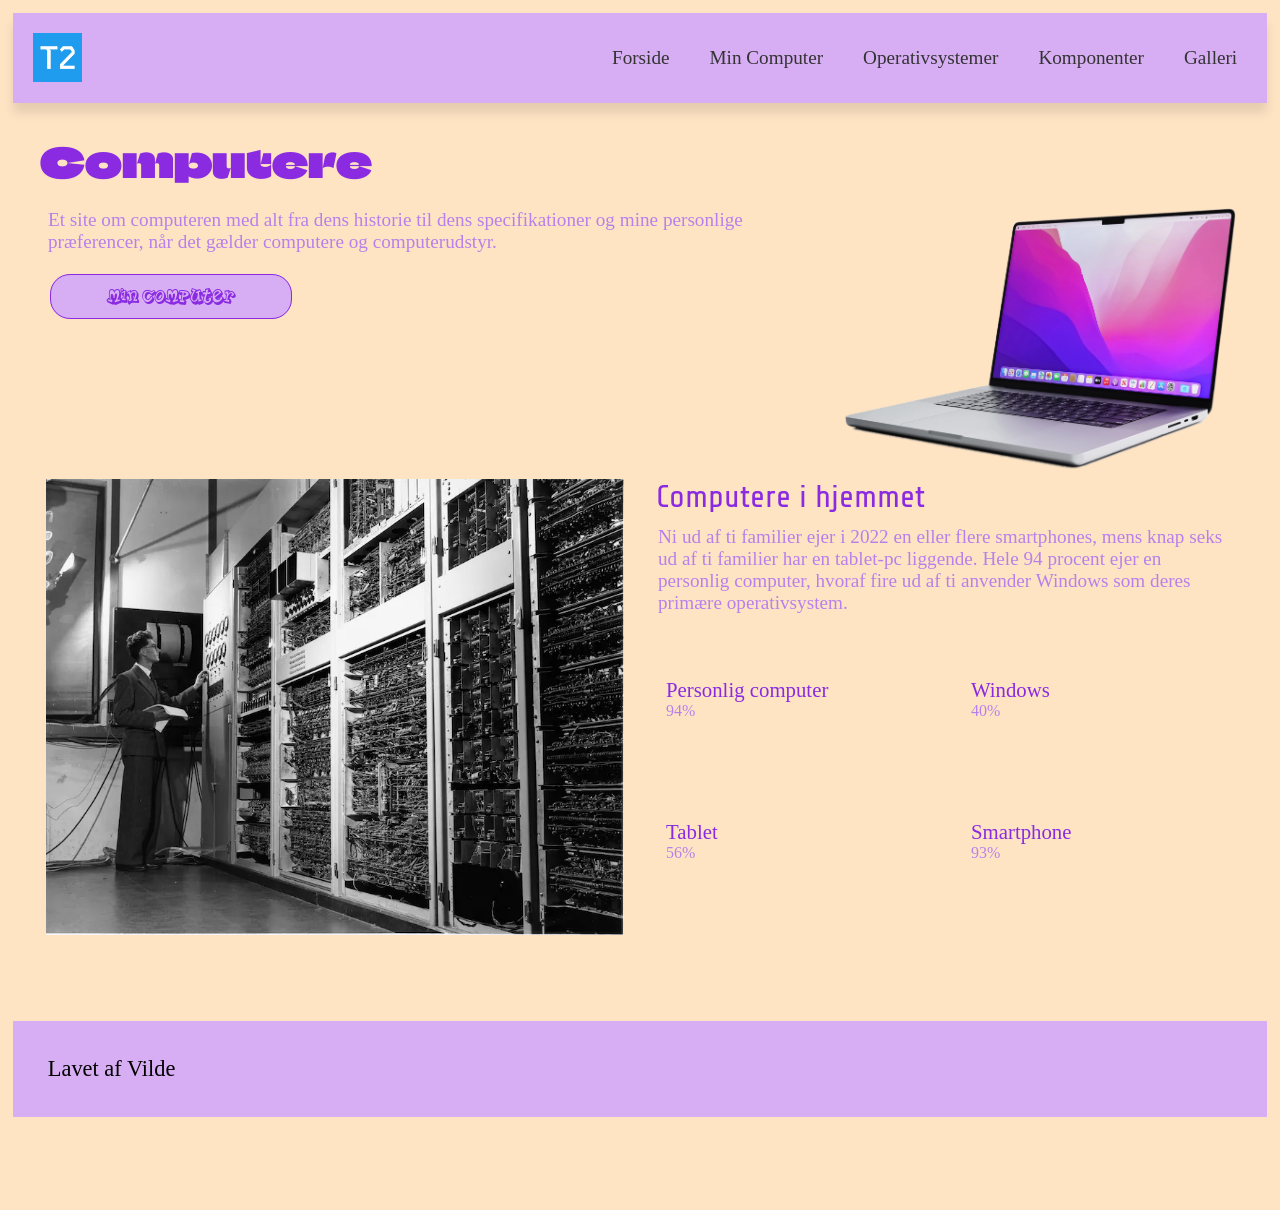
<file: index.html>
<!DOCTYPE html>
<html lang="da">

<head>
    <meta charset="UTF-8">
    <meta name="viewport" content="width=device-width, initial-scale=1.0">
    <meta name="robots" content="noindex">
    <title>Forside</title>
    <link rel="stylesheet" href="style.css">
    <link rel="stylesheet" href="layout.css">

    <link rel="preconnect" href="https://fonts.googleapis.com">
    <link rel="preconnect" href="https://fonts.gstatic.com" crossorigin>
    <link href="https://fonts.googleapis.com/css2?family=Climate+Crisis:YEAR@1979&family=Share+Tech&display=swap"
        rel="stylesheet">

</head>

<body>
    <header>
        <div class="logo">
            <a href="index.html">
                <img src="./imgs/logo.png" alt="Logo">
            </a>
        </div>
        <nav>
            <ul class="menu">
                <li><a href="index.html">Forside</a></li>
                <li><a href="min_computer.html">Min Computer</a></li>
                <li><a href="operativsystemer.html">Operativsystemer</a></li>
                <li><a href="komponenter.html">Komponenter</a></li>
                <li><a href="galleri.html">Galleri</a></li>

            </ul>
            <button class="burger">
                <span class="line"></span>
                <span class="line"></span>
                <span class="line"></span>
            </button>
        </nav>

    </header>
    <main>
        <h1>Computere</h1>

        <section class="grid_2-1">
            <div>
                <p>Et site om computeren med alt fra dens historie til dens specifikationer og mine personlige
                    præferencer,
                    når det gælder
                    computere og computerudstyr.</p>
                <div><a class="a2" href="min_computer.html">min computer</a></div>
            </div>
            <div>
                <img src="./imgs/computer-cutout.webp" alt="computer-cutout">
            </div>
        </section>
        <section class="grid_1-1">
            <div>
                <h2>Computere i hjemmet</h2>
                <p>Ni ud af ti familier ejer i 2022 en eller flere smartphones, mens knap seks ud af ti familier har en
                    tablet-pc liggende.
                    Hele 94 procent ejer en personlig computer, hvoraf fire ud af ti anvender Windows som deres primære
                    operativsystem.</p>
                <dl class="grid_1-1">
                    <div>
                        <dt>Personlig computer</dt>
                        <dd>94%</dd>
                    </div>
                    <div>
                        <dt>Windows</dt>
                        <dd>40%</dd>
                    </div>
                    <div>
                        <dt>Tablet</dt>
                        <dd>56%</dd>
                    </div>
                    <div>
                        <dt>Smartphone</dt>
                        <dd>93%</dd>
                    </div>


                </dl>
            </div>
            <div class="order">
                <img src="./imgs/computer-old.webp" alt="computer-old">

            </div>
        </section>













    </main>
    <footer>
        <p class="lavet_af_vilde">Lavet af Vilde</p>
    </footer>
    <script src="menu.js"></script>


</body>

</html>
</file>
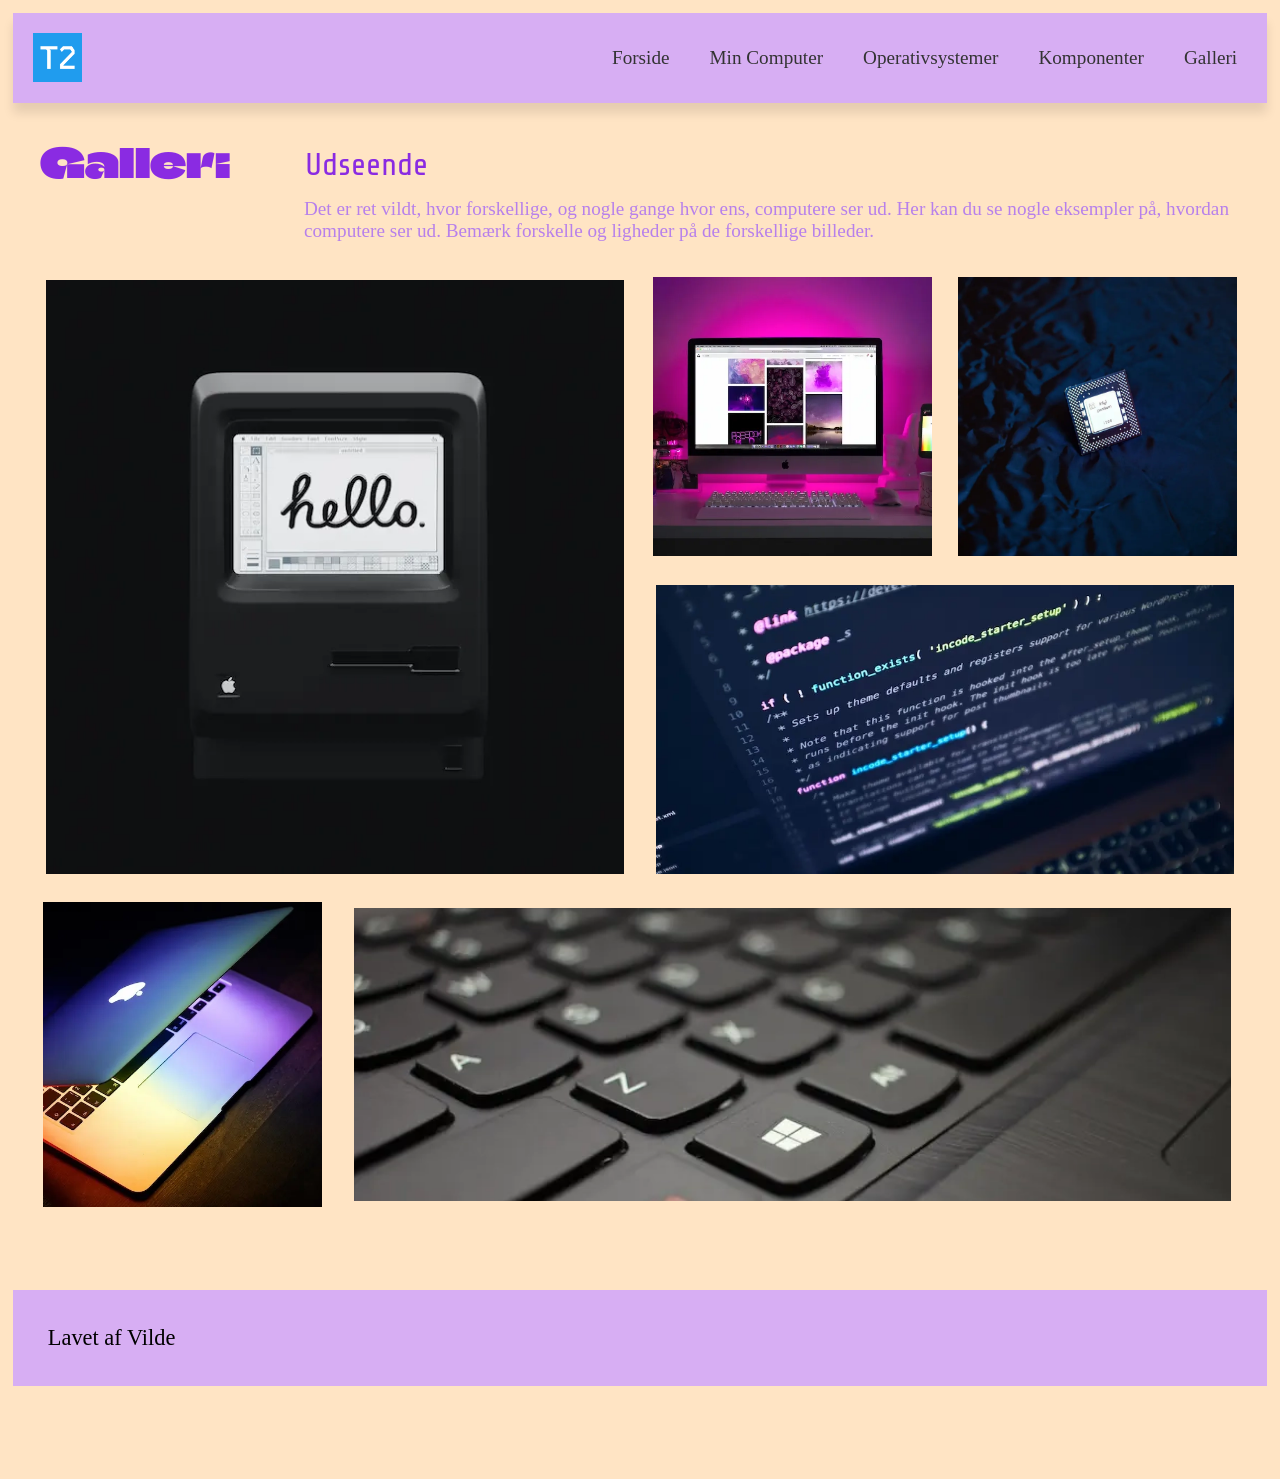
<file: galleri.html>
<!DOCTYPE html>
<html lang="da">

<head>
    <meta charset="UTF-8">
    <meta name="viewport" content="width=device-width, initial-scale=1.0">
    <meta name="robots" content="noindex">
    <title>Galleri</title>
    <link rel="stylesheet" href="style.css">
    <link rel="stylesheet" href="layout.css">

    <link rel="preconnect" href="https://fonts.googleapis.com">
    <link rel="preconnect" href="https://fonts.gstatic.com" crossorigin>
    <link href="https://fonts.googleapis.com/css2?family=Climate+Crisis:YEAR@1979&family=Share+Tech&display=swap"
        rel="stylesheet">

</head>

<body>
    <header>
        <div class="logo">
            <a href="index.html">
                <img src="./imgs/logo.png" alt="Logo">
            </a>
        </div>
        <nav>
            <ul class="menu">
                <li><a href="index.html">Forside</a></li>
                <li><a href="min_computer.html">Min Computer</a></li>
                <li><a href="operativsystemer.html">Operativsystemer</a></li>
                <li><a href="komponenter.html">Komponenter</a></li>
                <li><a href="galleri.html">Galleri</a></li>

            </ul>
            <button class="burger">
                <span class="line"></span>
                <span class="line"></span>
                <span class="line"></span>
            </button>
        </nav>
    </header>
    <main>
        <div class="grid_mitgrid">
            <div>
                <h1>Galleri</h1>
            </div>
            <div>
                <h2 id="udseende">Udseende</h2>

                <p>Det er ret vildt, hvor forskellige, og nogle gange hvor ens, computere ser ud. Her kan du se nogle
                    eksempler på, hvordan
                    computere ser ud. Bemærk forskelle og ligheder på de forskellige billeder.</p>
            </div>
        </div>

        <div class="grid_galleri">
            <img class="apple" src="./imgs/galleri/apple-84.webp" alt="apple">
            <img class="kode" src="./imgs/galleri/code.webp" alt="code">
            <img src="./imgs/galleri/desktop-setup.webp" alt="desktop setup">
            <img src="imgs/galleri/intel-chip.webp" alt="chip">
            <img class="keyboard" src="./imgs/galleri/keyboard.webp" alt="keyboard">
            <img class="macbook" src="imgs/galleri/macbook.webp" alt="macbook">
        </div>







    </main>

    <footer>
        <p class="lavet_af_vilde">Lavet af Vilde</p>
    </footer>
    <script src="menu.js"></script>

</body>

</html>
</file>
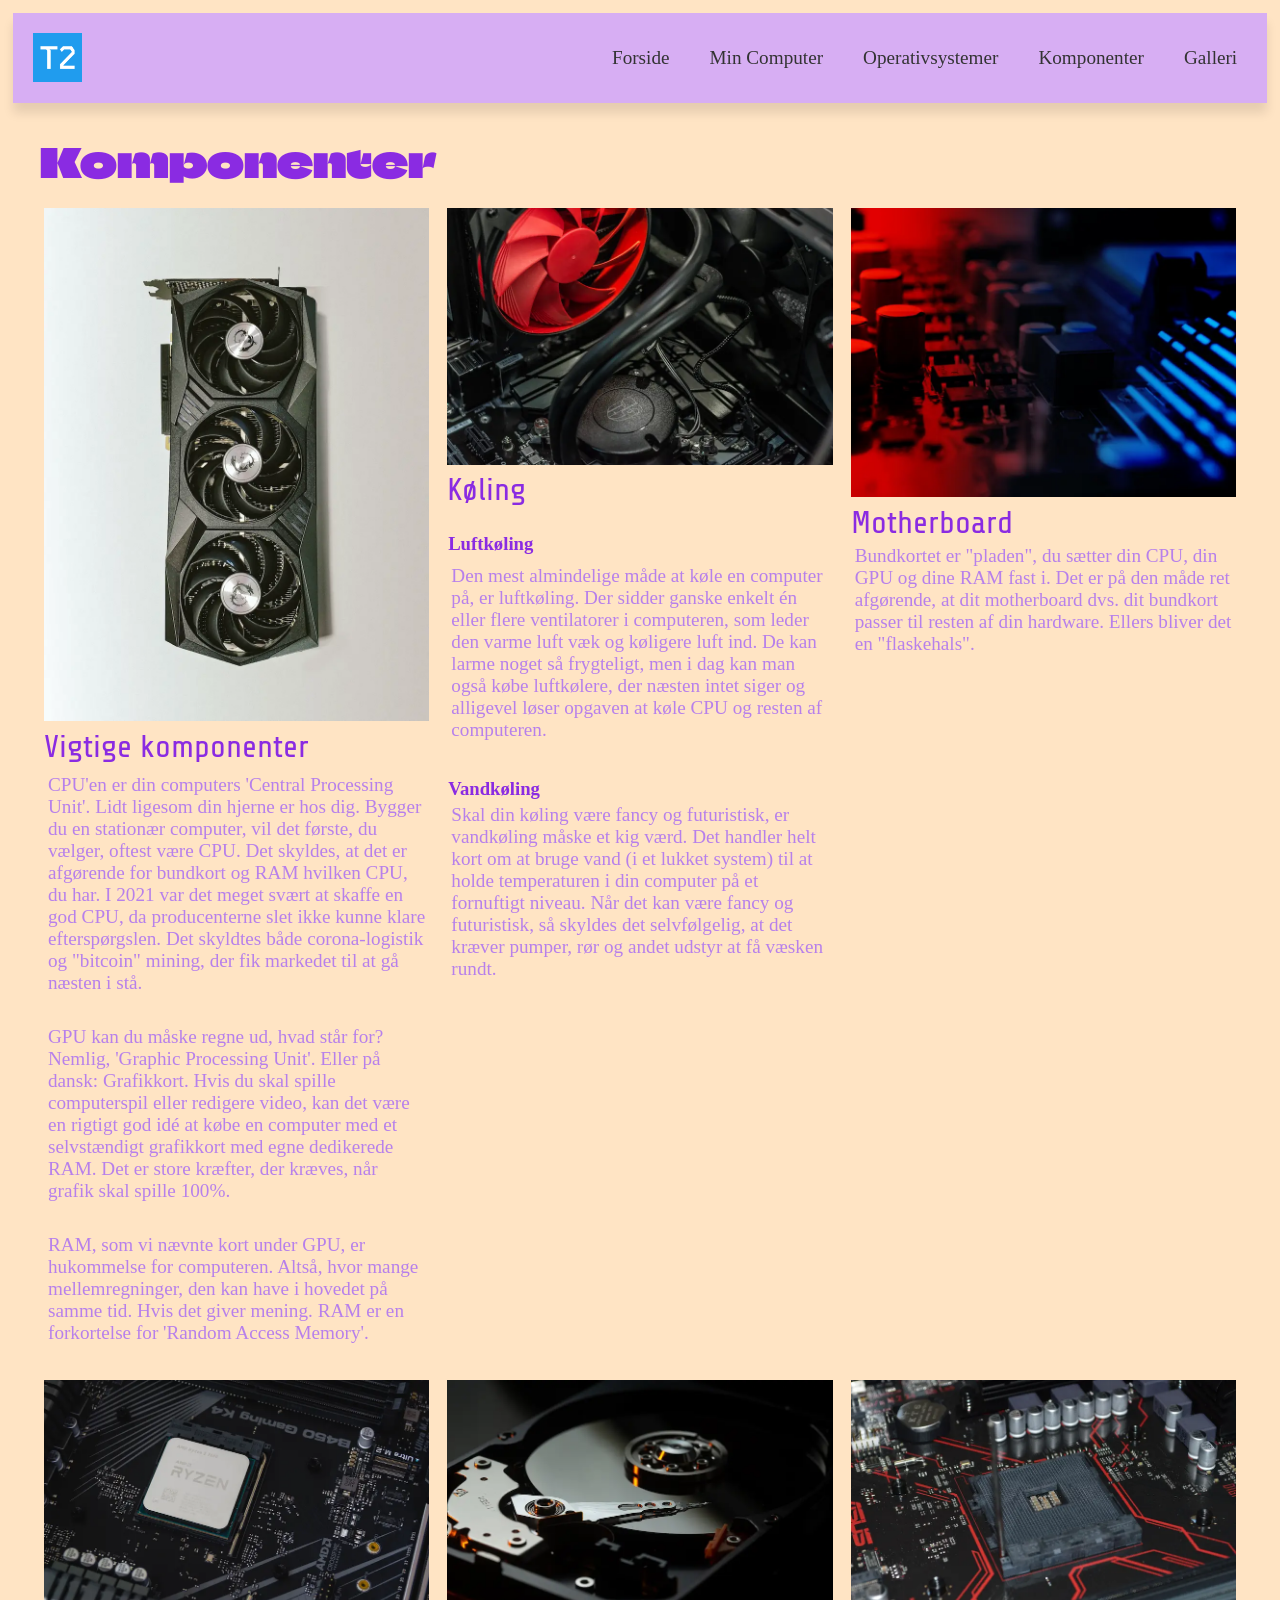
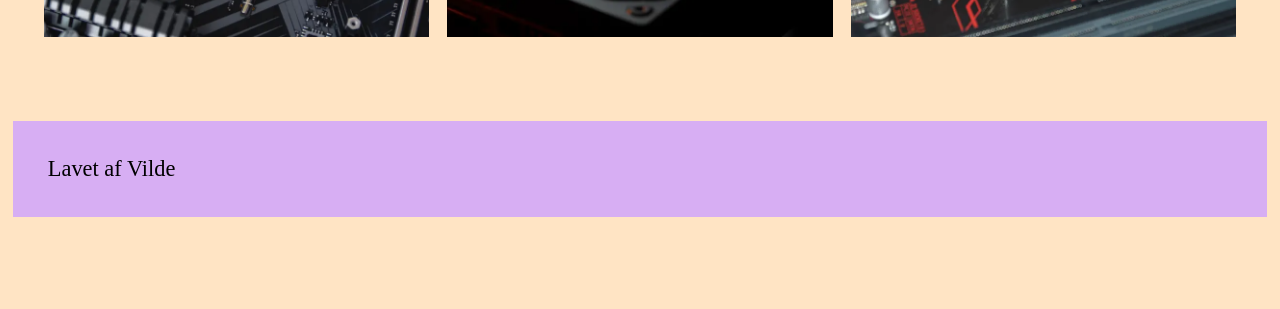
<file: komponenter.html>
<!DOCTYPE html>
<html lang="da">

<head>
    <meta charset="UTF-8">
    <meta name="viewport" content="width=device-width, initial-scale=1.0">
    <meta name="robots" content="noindex">
    <title>Komponenter</title>
    <link rel="stylesheet" href="style.css">
    <link rel="stylesheet" href="layout.css">

    <link rel="preconnect" href="https://fonts.googleapis.com">
    <link rel="preconnect" href="https://fonts.gstatic.com" crossorigin>
    <link href="https://fonts.googleapis.com/css2?family=Climate+Crisis:YEAR@1979&family=Share+Tech&display=swap"
        rel="stylesheet">
</head>

<body>
    <header>
        <div class="logo">
            <a href="index.html">
                <img src="./imgs/logo.png" alt="Logo">
            </a>
        </div>
        <nav>
            <ul class="menu">
                <li><a href="index.html">Forside</a></li>
                <li><a href="min_computer.html">Min Computer</a></li>
                <li><a href="operativsystemer.html">Operativsystemer</a></li>
                <li><a href="komponenter.html">Komponenter</a></li>
                <li><a href="galleri.html">Galleri</a></li>

            </ul>
            <button class="burger">
                <span class="line"></span>
                <span class="line"></span>
                <span class="line"></span>
            </button>
        </nav>
    </header>

    <main>
        <h1>Komponenter</h1>

        <div class="grid_1-1-1">
            <div class="flex_col">
                <div>
                    <img src="imgs/komponenter/grafikkort.webp" alt="grafikkort">
                    <h2>Vigtige komponenter</h2>
                    <p>CPU'en er din computers 'Central Processing Unit'. Lidt ligesom din hjerne er hos dig. Bygger du
                        en
                        stationær computer,
                        vil det første, du vælger, oftest være CPU. Det skyldes, at det er afgørende for bundkort og RAM
                        hvilken
                        CPU, du har. I
                        2021 var det meget svært at skaffe en god CPU, da producenterne slet ikke kunne klare
                        efterspørgslen.
                        Det skyldtes både
                        corona-logistik og "bitcoin" mining, der fik markedet til at gå næsten i stå.</p>
                    <p>GPU kan du måske regne ud, hvad står for? Nemlig, 'Graphic Processing Unit'. Eller på dansk:
                        Grafikkort.
                        Hvis du skal
                        spille computerspil eller redigere video, kan det være en rigtigt god idé at købe en computer
                        med et
                        selvstændigt
                        grafikkort med egne dedikerede RAM. Det er store kræfter, der kræves, når grafik skal spille
                        100%.</p>
                    <p>RAM, som vi nævnte kort under GPU, er hukommelse for computeren. Altså, hvor mange
                        mellemregninger, den
                        kan have i
                        hovedet på samme tid. Hvis det giver mening. RAM er en forkortelse for 'Random Access Memory'.
                    </p>
                </div>
                <div><img src="imgs/komponenter/processor.webp" alt="processor"></div>
            </div>
            <div class="flex_col">
                <div><img src="imgs/komponenter/luft.webp" alt="luft">
                    <h2>Køling</h2>
                    <h3>Luftkøling</h3>
                    <p>Den mest almindelige måde at køle en computer på, er luftkøling. Der sidder ganske enkelt én
                        eller flere
                        ventilatorer i
                        computeren, som leder den varme luft væk og køligere luft ind. De kan larme noget så frygteligt,
                        men i
                        dag kan man også
                        købe luftkølere, der næsten intet siger og alligevel løser opgaven at køle CPU og resten af
                        computeren.
                    </p>
                    <h3>Vandkøling</h3>
                    <p>Skal din køling være fancy og futuristisk, er vandkøling måske et kig værd. Det handler helt kort
                        om at
                        bruge vand (i et
                        lukket system) til at holde temperaturen i din computer på et fornuftigt niveau. Når det kan
                        være fancy
                        og futuristisk,
                        så skyldes det selvfølgelig, at det kræver pumper, rør og andet udstyr at få væsken rundt.</p>
                </div>
                <div><img src="imgs/komponenter/vand.webp" alt="vand"></div>
            </div>
            <div class="flex_col">
                <div><img src="imgs/komponenter/motherboard1.webp" alt="motherboard1">
                    <h2>Motherboard</h2>
                    <p>Bundkortet er "pladen", du sætter din CPU, din GPU og dine RAM fast i. Det er på den måde ret
                        afgørende,
                        at dit
                        motherboard dvs. dit bundkort passer til resten af din hardware. Ellers bliver det en
                        "flaskehals".</p>
                </div>
                <div><img src="imgs/komponenter/motherboard2.webp" alt="motherboard2"></div>
            </div>




        </div>








    </main>

    <footer>
        <p class="lavet_af_vilde">Lavet af Vilde</p>
    </footer>

    <script src="menu.js"></script>

</body>

</html>
</file>
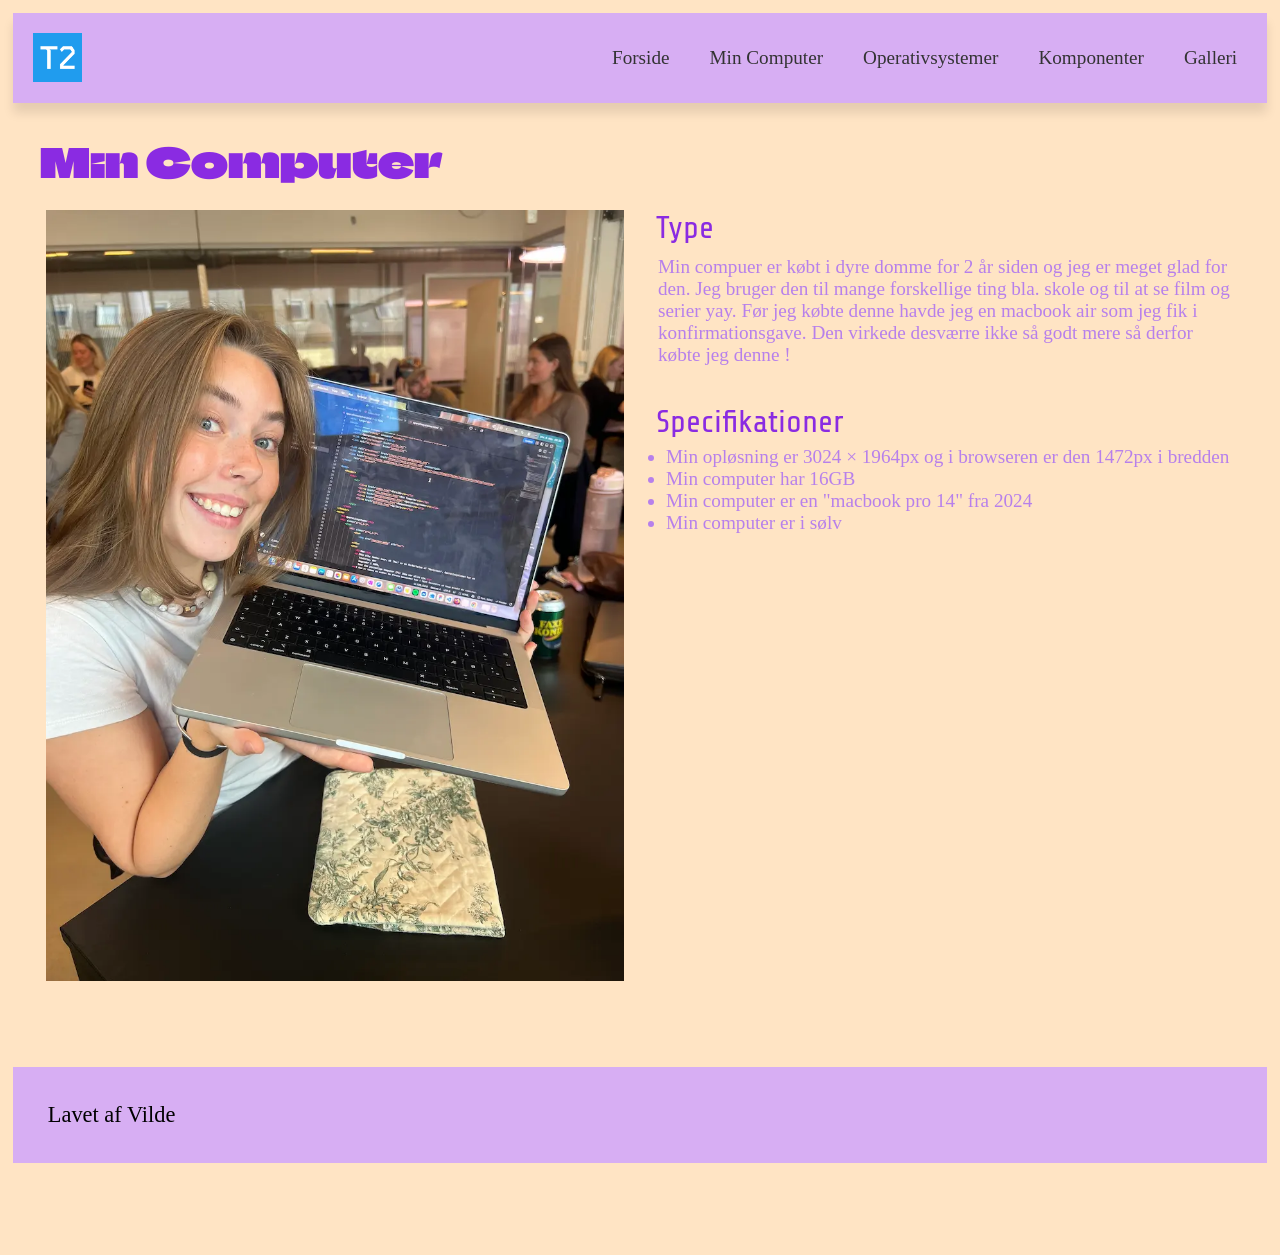
<file: min_computer.html>
<!DOCTYPE html>
<html lang="da">

<head>
    <meta charset="UTF-8">
    <meta name="viewport" content="width=device-width, initial-scale=1.0">
    <meta name="robots" content="noindex">
    <title>Min Computer</title>
    <link rel="stylesheet" href="style.css">
    <link rel="stylesheet" href="layout.css">

    <link rel="preconnect" href="https://fonts.googleapis.com">
    <link rel="preconnect" href="https://fonts.gstatic.com" crossorigin>
    <link href="https://fonts.googleapis.com/css2?family=Climate+Crisis:YEAR@1979&family=Share+Tech&display=swap"
        rel="stylesheet">
</head>

<body>
    <header>
        <div class="logo">
            <a href="index.html">
                <img src="./imgs/logo.png" alt="Logo">
            </a>
        </div>
        <nav>
            <ul class="menu">
                <li><a href="index.html">Forside</a></li>
                <li><a href="min_computer.html">Min Computer</a></li>
                <li><a href="operativsystemer.html">Operativsystemer</a></li>
                <li><a href="komponenter.html">Komponenter</a></li>
                <li><a href="galleri.html">Galleri</a></li>

            </ul>
            <button class="burger">
                <span class="line"></span>
                <span class="line"></span>
                <span class="line"></span>
            </button>
        </nav>
    </header>



    <main>
        <h1>Min Computer</h1>

        <div class="grid_1-1">
            <div>
                <img src="./imgs/vilde-computer.webp" alt="Billede af min Computer">
            </div>

            <div>
                <h2>Type</h2>
                <p> Min compuer er købt i dyre domme for 2 år siden og jeg er meget glad for den.
                    Jeg bruger den til mange forskellige ting bla. skole og til at se film og serier yay.
                    Før jeg købte denne havde jeg en macbook air som jeg fik i konfirmationsgave. Den virkede desværre
                    ikke så godt mere så derfor købte jeg denne !
                </p>
                <h2>Specifikationer</h2>
                <p>
                <ul>
                    <li>Min opløsning er 3024 × 1964px og i browseren er den 1472px i bredden</li>
                    <li>Min computer har 16GB</li>
                    <li>Min computer er en "macbook pro 14" fra 2024</li>
                    <li>Min computer er i sølv</li>


                </ul>

            </div>


        </div>


    </main>
    <footer>
        <p class="lavet_af_vilde">Lavet af Vilde</p>
    </footer>

    <script src="menu.js"></script>

</body>

</html>
</file>
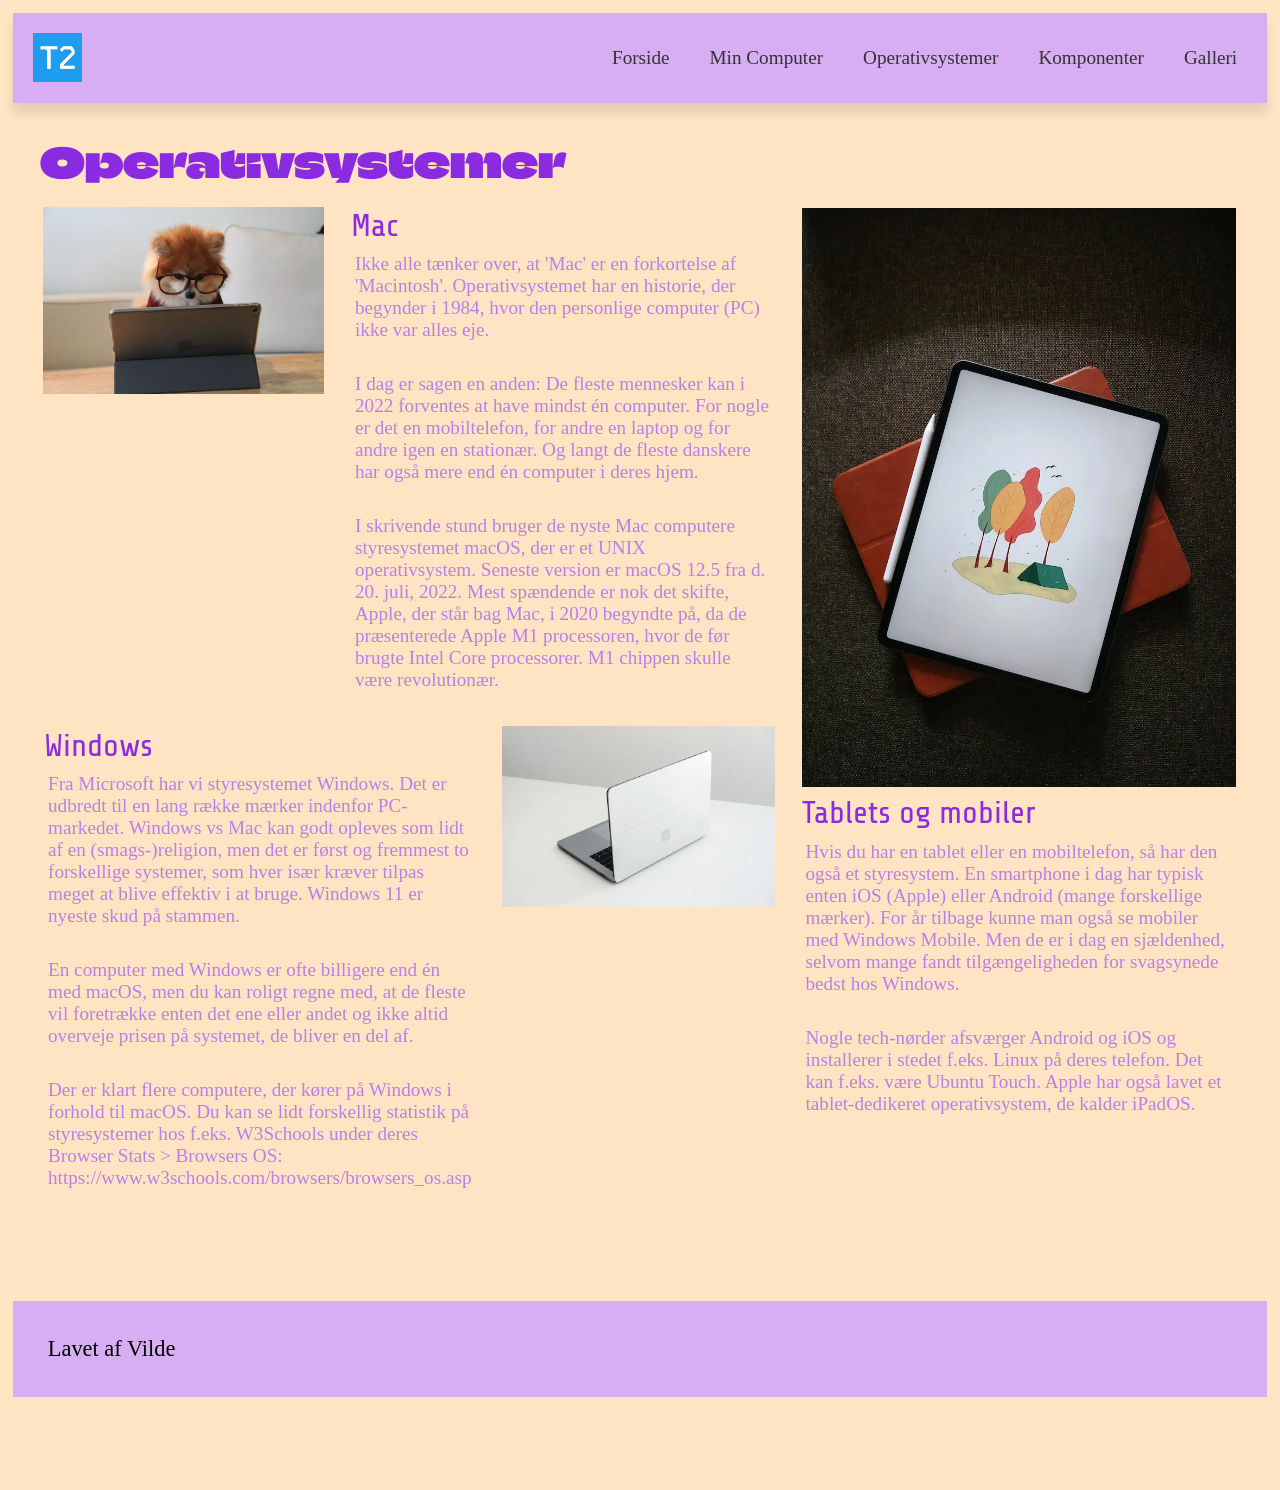
<file: operativsystemer.html>
<!DOCTYPE html>
<html lang="da">

<head>
    <meta charset="UTF-8">
    <meta name="viewport" content="width=device-width, initial-scale=1.0">
    <meta name="robots" content="noindex">
    <title>Operativsystemer</title>
    <link rel="stylesheet" href="style.css">
    <link rel="stylesheet" href="layout.css">

    <link rel="preconnect" href="https://fonts.googleapis.com">
    <link rel="preconnect" href="https://fonts.gstatic.com" crossorigin>
    <link href="https://fonts.googleapis.com/css2?family=Climate+Crisis:YEAR@1979&family=Share+Tech&display=swap"
        rel="stylesheet">
</head>

<body>
    <header>
        <div class="logo">
            <a href="index.html">
                <img src="./imgs/logo.png" alt="Logo">
            </a>
        </div>
        <nav>
            <ul class="menu">
                <li><a href="index.html">Forside</a></li>
                <li><a href="min_computer.html">Min Computer</a></li>
                <li><a href="operativsystemer.html">Operativsystemer</a></li>
                <li><a href="komponenter.html">Komponenter</a></li>
                <li><a href="galleri.html">Galleri</a></li>

            </ul>
            <button class="burger">
                <span class="line"></span>
                <span class="line"></span>
                <span class="line"></span>
            </button>
        </nav>
    </header>
    <main>
        <h1>Operativsystemer</h1>
        <div class="grid_5-3">
            <div>
                <div class="grid_2-3">
                    <div>
                        <img src="imgs/mac.webp" alt="mac">

                    </div>
                    <div>
                        <h2>Mac</h2>
                        <p>Ikke alle tænker over, at 'Mac' er en forkortelse af 'Macintosh'. Operativsystemet har en
                            historie, der
                            begynder i 1984,
                            hvor den personlige computer (PC) ikke var alles eje.</p>
                        <p>I dag er sagen en anden: De fleste mennesker kan i 2022 forventes at have mindst én computer.
                            For nogle
                            er det en
                            mobiltelefon, for andre en laptop og for andre igen en stationær. Og langt de fleste
                            danskere har også
                            mere end én
                            computer i deres hjem.</p>
                        <p>I skrivende stund bruger de nyste Mac computere styresystemet macOS, der er et UNIX
                            operativsystem.
                            Seneste version er
                            macOS 12.5 fra d. 20. juli, 2022. Mest spændende er nok det skifte, Apple, der står bag Mac,
                            i 2020
                            begyndte på, da de
                            præsenterede Apple M1 processoren, hvor de før brugte Intel Core processorer. M1 chippen
                            skulle være
                            revolutionær.</p>




                    </div>
                </div>
                <div class="grid_3-2">
                    <div> <img src="./imgs/windows.webp" alt="windows"> </div>
                    <div class="order">
                        <h2>Windows</h2>
                        <p>Fra Microsoft har vi styresystemet Windows. Det er udbredt til en lang række mærker indenfor
                            PC-markedet.
                            Windows vs Mac
                            kan godt opleves som lidt af en (smags-)religion, men det er først og fremmest to
                            forskellige systemer,
                            som hver især
                            kræver tilpas meget at blive effektiv i at bruge. Windows 11 er nyeste skud på stammen.</p>
                        <p>En computer med Windows er ofte billigere end én med macOS, men du kan roligt regne med, at
                            de fleste vil
                            foretrække
                            enten det ene eller andet og ikke altid overveje prisen på systemet, de bliver en del af.
                        </p>
                        <p>Der er klart flere computere, der kører på Windows i forhold til macOS. Du kan se lidt
                            forskellig
                            statistik på
                            styresystemer hos f.eks. W3Schools under deres Browser Stats > Browsers OS:
                            https://www.w3schools.com/browsers/browsers_os.asp</p>
                    </div>
                </div>
            </div>

            <div>
                <img src="imgs/tablet.webp" alt="tablet">
                <h2>Tablets og mobiler</h2>
                <p>Hvis du har en tablet eller en mobiltelefon, så har den også et styresystem. En smartphone i
                    dag har
                    typisk enten iOS
                    (Apple) eller Android (mange forskellige mærker). For år tilbage kunne man også se mobiler
                    med Windows
                    Mobile. Men de er
                    i dag en sjældenhed, selvom mange fandt tilgængeligheden for svagsynede bedst hos Windows.
                </p>
                <p>Nogle tech-nørder afsværger Android og iOS og installerer i stedet f.eks. Linux på deres
                    telefon. Det kan
                    f.eks. være
                    Ubuntu Touch. Apple har også lavet et tablet-dedikeret operativsystem, de kalder iPadOS.</p>

            </div>
        </div>






    </main>
    <footer>
        <p class="lavet_af_vilde">Lavet af Vilde</p>
    </footer>

    <script src="menu.js"></script>

</body>

</html>
</file>
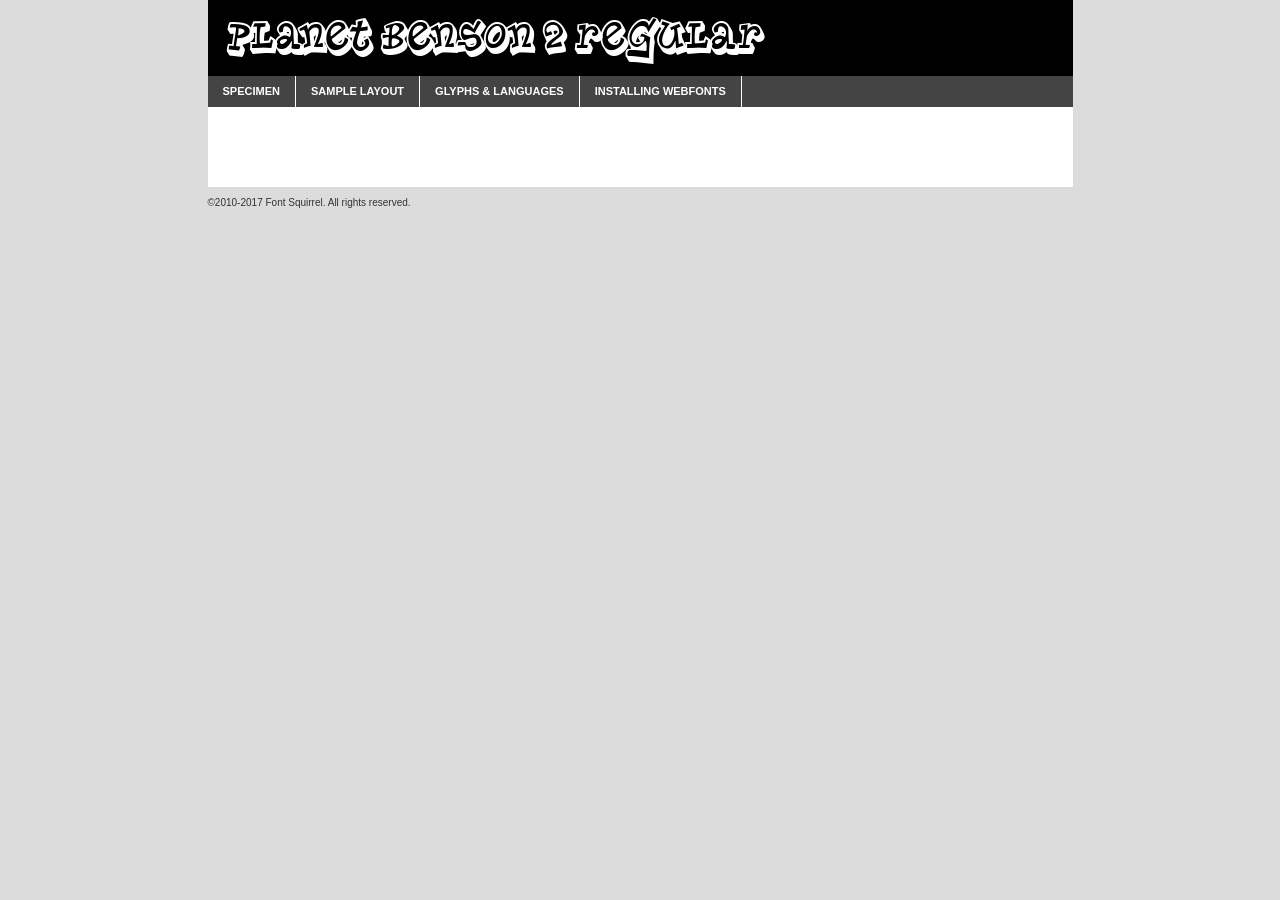
<file: fonts/planetbe-demo.html>
<!DOCTYPE html PUBLIC "-//W3C//DTD XHTML 1.0 Transitional//EN"
        "http://www.w3.org/TR/xhtml1/DTD/xhtml1-transitional.dtd">

<html xmlns="http://www.w3.org/1999/xhtml" xml:lang="en" lang="en">
<head>
    <meta http-equiv="Content-Type" content="text/html; charset=utf-8"/>
    <script src="http://ajax.googleapis.com/ajax/libs/jquery/1.7.2/jquery.min.js" type="text/javascript" charset="utf-8"></script>
    <script type="text/javascript">
		(function($) {
			$.fn.easyTabs = function(option) {
				var param = jQuery.extend({ fadeSpeed: 'fast', defaultContent: 1, activeClass: 'active' }, option);
				$(this).each(function() {
					var thisId = '#' + this.id;
					if ( param.defaultContent == '' )
					{
						param.defaultContent = 1;
					}
					if ( typeof param.defaultContent == 'number' )
					{
						var defaultTab = $(thisId + ' .tabs li:eq(' + (param.defaultContent - 1) + ') a').attr('href').substr(1);
					}
					else
					{
						var defaultTab = param.defaultContent;
					}
					$(thisId + ' .tabs li a').each(function() {
						var tabToHide = $(this).attr('href').substr(1);
						$('#' + tabToHide).addClass('easytabs-tab-content');
					});
					hideAll();
					changeContent(defaultTab);

					function hideAll() {$(thisId + ' .easytabs-tab-content').hide();}

					function changeContent(tabId)
					{
						hideAll();
						$(thisId + ' .tabs li').removeClass(param.activeClass);
						$(thisId + ' .tabs li a[href=#' + tabId + ']').closest('li').addClass(param.activeClass);
						if ( param.fadeSpeed != 'none' )
						{
							$(thisId + ' #' + tabId).fadeIn(param.fadeSpeed);
						}
						else
						{
							$(thisId + ' #' + tabId).show();
						}
					}

					$(thisId + ' .tabs li').click(function() {
						var tabId = $(this).find('a').attr('href').substr(1);
						changeContent(tabId);
						return false;
					});
				});
			}
		})(jQuery);
    </script>
    <link rel="stylesheet" href="specimen_files/specimen_stylesheet.css" type="text/css" charset="utf-8"/>
    <link rel="stylesheet" href="stylesheet.css" type="text/css" charset="utf-8"/>

    <style type="text/css">
        		body {
			font-family: 'planet_benson_2regular';
        		}

            </style>

    <title>Planet Benson 2 Regular Specimen</title>


    <script type="text/javascript" charset="utf-8">
		$(document).ready(function() {
			$('#container').easyTabs({ defaultContent: 1 });
		});
    </script>
</head>

<body>
<div id="container">
    <div id="header">
		Planet Benson 2 Regular    </div>
    <ul class="tabs">
        <li><a href="#specimen">Specimen</a></li>
        <li><a href="#layout">Sample Layout</a></li>
                <li><a href="#glyphs">Glyphs &amp; Languages</a></li>
        <li><a href="#installing">Installing Webfonts</a></li>

    </ul>

    <div id="main_content">


        <div id="specimen">

            <div class="section">
                <div class="grid12 firstcol">
                    <div class="huge">AaBb</div>
                </div>
            </div>

            <div class="section">
                <div class="glyph_range">A&#x200B;B&#x200b;C&#x200b;D&#x200b;E&#x200b;F&#x200b;G&#x200b;H&#x200b;I&#x200b;J&#x200b;K&#x200b;L&#x200b;M&#x200b;N&#x200b;O&#x200b;P&#x200b;Q&#x200b;R&#x200b;S&#x200b;T&#x200b;U&#x200b;V&#x200b;W&#x200b;X&#x200b;Y&#x200b;Z&#x200b;a&#x200b;b&#x200b;c&#x200b;d&#x200b;e&#x200b;f&#x200b;g&#x200b;h&#x200b;i&#x200b;j&#x200b;k&#x200b;l&#x200b;m&#x200b;n&#x200b;o&#x200b;p&#x200b;q&#x200b;r&#x200b;s&#x200b;t&#x200b;u&#x200b;v&#x200b;w&#x200b;x&#x200b;y&#x200b;z&#x200b;1&#x200b;2&#x200b;3&#x200b;4&#x200b;5&#x200b;6&#x200b;7&#x200b;8&#x200b;9&#x200b;0&#x200b;&amp;&#x200b;.&#x200b;,&#x200b;?&#x200b;!&#x200b;&#64;&#x200b;(&#x200b;)&#x200b;#&#x200b;$&#x200b;%&#x200b;*&#x200b;+&#x200b;-&#x200b;=&#x200b;:&#x200b;;</div>
            </div>
            <div class="section">
                <div class="grid12 firstcol">
                    <table class="sample_table">
                        <tr>
                            <td>10</td>
                            <td class="size10">abcdefghijklmnopqrstuvwxyzABCDEFGHIJKLMNOPQRSTUVWXYZ0123456789abcdefghijklmnopqrstuvwxyzABCDEFGHIJKLMNOPQRSTUVWXYZ0123456789abcdefghijklmnopqrstuvwxyzABCDEFGHIJKLMNOPQRSTUVWXYZ</td>
                        </tr>
                        <tr>
                            <td>11</td>
                            <td class="size11">abcdefghijklmnopqrstuvwxyzABCDEFGHIJKLMNOPQRSTUVWXYZ0123456789abcdefghijklmnopqrstuvwxyzABCDEFGHIJKLMNOPQRSTUVWXYZ0123456789abcdefghijklmnopqrstuvwxyzABCDEFGHIJKLMNOPQRSTUVWXYZ</td>
                        </tr>
                        <tr>
                            <td>12</td>
                            <td class="size12">abcdefghijklmnopqrstuvwxyzABCDEFGHIJKLMNOPQRSTUVWXYZ0123456789abcdefghijklmnopqrstuvwxyzABCDEFGHIJKLMNOPQRSTUVWXYZ0123456789abcdefghijklmnopqrstuvwxyzABCDEFGHIJKLMNOPQRSTUVWXYZ</td>
                        </tr>
                        <tr>
                            <td>13</td>
                            <td class="size13">abcdefghijklmnopqrstuvwxyzABCDEFGHIJKLMNOPQRSTUVWXYZ0123456789abcdefghijklmnopqrstuvwxyzABCDEFGHIJKLMNOPQRSTUVWXYZ0123456789abcdefghijklmnopqrstuvwxyzABCDEFGHIJKLMNOPQRSTUVWXYZ</td>
                        </tr>
                        <tr>
                            <td>14</td>
                            <td class="size14">abcdefghijklmnopqrstuvwxyzABCDEFGHIJKLMNOPQRSTUVWXYZ0123456789abcdefghijklmnopqrstuvwxyzABCDEFGHIJKLMNOPQRSTUVWXYZ0123456789abcdefghijklmnopqrstuvwxyzABCDEFGHIJKLMNOPQRSTUVWXYZ</td>
                        </tr>
                        <tr>
                            <td>16</td>
                            <td class="size16">abcdefghijklmnopqrstuvwxyzABCDEFGHIJKLMNOPQRSTUVWXYZ0123456789abcdefghijklmnopqrstuvwxyzABCDEFGHIJKLMNOPQRSTUVWXYZ</td>
                        </tr>
                        <tr>
                            <td>18</td>
                            <td class="size18">abcdefghijklmnopqrstuvwxyzABCDEFGHIJKLMNOPQRSTUVWXYZ0123456789abcdefghijklmnopqrstuvwxyzABCDEFGHIJKLMNOPQRSTUVWXYZ</td>
                        </tr>
                        <tr>
                            <td>20</td>
                            <td class="size20">abcdefghijklmnopqrstuvwxyzABCDEFGHIJKLMNOPQRSTUVWXYZ0123456789abcdefghijklmnopqrstuvwxyzABCDEFGHIJKLMNOPQRSTUVWXYZ</td>
                        </tr>
                        <tr>
                            <td>24</td>
                            <td class="size24">abcdefghijklmnopqrstuvwxyzABCDEFGHIJKLMNOPQRSTUVWXYZ0123456789abcdefghijklmnopqrstuvwxyzABCDEFGHIJKLMNOPQRSTUVWXYZ</td>
                        </tr>
                        <tr>
                            <td>30</td>
                            <td class="size30">abcdefghijklmnopqrstuvwxyzABCDEFGHIJKLMNOPQRSTUVWXYZ0123456789abcdefghijklmnopqrstuvwxyzABCDEFGHIJKLMNOPQRSTUVWXYZ</td>
                        </tr>
                        <tr>
                            <td>36</td>
                            <td class="size36">abcdefghijklmnopqrstuvwxyzABCDEFGHIJKLMNOPQRSTUVWXYZ0123456789abcdefghijklmnopqrstuvwxyzABCDEFGHIJKLMNOPQRSTUVWXYZ</td>
                        </tr>
                        <tr>
                            <td>48</td>
                            <td class="size48">abcdefghijklmnopqrstuvwxyzABCDEFGHIJKLMNOPQRSTUVWXYZ0123456789abcdefghijklmnopqrstuvwxyzABCDEFGHIJKLMNOPQRSTUVWXYZ</td>
                        </tr>
                        <tr>
                            <td>60</td>
                            <td class="size60">abcdefghijklmnopqrstuvwxyzABCDEFGHIJKLMNOPQRSTUVWXYZ0123456789abcdefghijklmnopqrstuvwxyzABCDEFGHIJKLMNOPQRSTUVWXYZ</td>
                        </tr>
                        <tr>
                            <td>72</td>
                            <td class="size72">abcdefghijklmnopqrstuvwxyzABCDEFGHIJKLMNOPQRSTUVWXYZ0123456789abcdefghijklmnopqrstuvwxyzABCDEFGHIJKLMNOPQRSTUVWXYZ</td>
                        </tr>
                        <tr>
                            <td>90</td>
                            <td class="size90">abcdefghijklmnopqrstuvwxyzABCDEFGHIJKLMNOPQRSTUVWXYZ0123456789abcdefghijklmnopqrstuvwxyzABCDEFGHIJKLMNOPQRSTUVWXYZ</td>
                        </tr>
                    </table>

                </div>

            </div>


            <div class="section" id="bodycomparison">


                <div id="xheight">
                    <div class="fontbody">&#x25FC;&#x25FC;&#x25FC;&#x25FC;&#x25FC;&#x25FC;&#x25FC;&#x25FC;&#x25FC;&#x25FC;&#x25FC;&#x25FC;&#x25FC;&#x25FC;&#x25FC;&#x25FC;&#x25FC;&#x25FC;&#x25FC;&#x25FC;&#x25FC;&#x25FC;&#x25FC;&#x25FC;&#x25FC;&#x25FC;&#x25FC;&#x25FC;&#x25FC;&#x25FC;&#x25FC;&#x25FC;&#x25FC;&#x25FC;&#x25FC;&#x25FC;&#x25FC;&#x25FC;&#x25FC;&#x25FC;&#x25FC;&#x25FC;&#x25FC;&#x25FC;&#x25FC;&#x25FC;&#x25FC;&#x25FC;&#x25FC;&#x25FC;&#x25FC;&#x25FC;&#x25FC;&#x25FC;&#x25FC;&#x25FC;&#x25FC;&#x25FC;&#x25FC;&#x25FC;&#x25FC;&#x25FC;&#x25FC;&#x25FC;&#x25FC;&#x25FC;&#x25FC;&#x25FC;&#x25FC;&#x25FC;&#x25FC;&#x25FC;&#x25FC;&#x25FC;&#x25FC;&#x25FC;&#x25FC;&#x25FC;&#x25FC;&#x25FC;&#x25FC;&#x25FC;&#x25FC;&#x25FC;&#x25FC;&#x25FC;&#x25FC;&#x25FC;&#x25FC;&#x25FC;&#x25FC;&#x25FC;&#x25FC;&#x25FC;&#x25FC;&#x25FC;&#x25FC;&#x25FC;&#x25FC;body</div>
                    <div class="arialbody">body</div>
                    <div class="verdanabody">body</div>
                    <div class="georgiabody">body</div>
                </div>
                <div class="fontbody" style="z-index:1">
                    body<span>Planet Benson 2 Regular</span>
                </div>
                <div class="arialbody" style="z-index:1">
                    body<span>Arial</span>
                </div>
                <div class="verdanabody" style="z-index:1">
                    body<span>Verdana</span>
                </div>
                <div class="georgiabody" style="z-index:1">
                    body<span>Georgia</span>
                </div>


            </div>


            <div class="section psample psample_row1" id="">

                <div class="grid2 firstcol">
                    <p class="size10"><span>10.</span>Aenean lacinia bibendum nulla sed consectetur. Fusce dapibus, tellus ac cursus commodo, tortor mauris condimentum nibh, ut fermentum massa justo sit amet risus. Nullam id dolor id nibh ultricies vehicula ut id elit. Cum sociis natoque penatibus et magnis dis parturient montes, nascetur ridiculus mus. Nulla vitae elit libero, a pharetra augue.</p>

                </div>
                <div class="grid3">
                    <p class="size11"><span>11.</span>Aenean lacinia bibendum nulla sed consectetur. Fusce dapibus, tellus ac cursus commodo, tortor mauris condimentum nibh, ut fermentum massa justo sit amet risus. Nullam id dolor id nibh ultricies vehicula ut id elit. Cum sociis natoque penatibus et magnis dis parturient montes, nascetur ridiculus mus. Nulla vitae elit libero, a pharetra augue.</p>

                </div>
                <div class="grid3">
                    <p class="size12"><span>12.</span>Aenean lacinia bibendum nulla sed consectetur. Fusce dapibus, tellus ac cursus commodo, tortor mauris condimentum nibh, ut fermentum massa justo sit amet risus. Nullam id dolor id nibh ultricies vehicula ut id elit. Cum sociis natoque penatibus et magnis dis parturient montes, nascetur ridiculus mus. Nulla vitae elit libero, a pharetra augue.</p>

                </div>
                <div class="grid4">
                    <p class="size13"><span>13.</span>Aenean lacinia bibendum nulla sed consectetur. Fusce dapibus, tellus ac cursus commodo, tortor mauris condimentum nibh, ut fermentum massa justo sit amet risus. Nullam id dolor id nibh ultricies vehicula ut id elit. Cum sociis natoque penatibus et magnis dis parturient montes, nascetur ridiculus mus. Nulla vitae elit libero, a pharetra augue.</p>

                </div>
                <div class="white_blend"></div>

            </div>
            <div class="section psample psample_row2" id="">
                <div class="grid3 firstcol">
                    <p class="size14"><span>14.</span>Aenean lacinia bibendum nulla sed consectetur. Fusce dapibus, tellus ac cursus commodo, tortor mauris condimentum nibh, ut fermentum massa justo sit amet risus. Nullam id dolor id nibh ultricies vehicula ut id elit. Cum sociis natoque penatibus et magnis dis parturient montes, nascetur ridiculus mus. Nulla vitae elit libero, a pharetra augue.</p>

                </div>
                <div class="grid4">
                    <p class="size16"><span>16.</span>Aenean lacinia bibendum nulla sed consectetur. Fusce dapibus, tellus ac cursus commodo, tortor mauris condimentum nibh, ut fermentum massa justo sit amet risus. Nullam id dolor id nibh ultricies vehicula ut id elit. Cum sociis natoque penatibus et magnis dis parturient montes, nascetur ridiculus mus. Nulla vitae elit libero, a pharetra augue.</p>

                </div>
                <div class="grid5">
                    <p class="size18"><span>18.</span>Aenean lacinia bibendum nulla sed consectetur. Fusce dapibus, tellus ac cursus commodo, tortor mauris condimentum nibh, ut fermentum massa justo sit amet risus. Nullam id dolor id nibh ultricies vehicula ut id elit. Cum sociis natoque penatibus et magnis dis parturient montes, nascetur ridiculus mus. Nulla vitae elit libero, a pharetra augue.</p>

                </div>

                <div class="white_blend"></div>

            </div>

            <div class="section psample psample_row3" id="">
                <div class="grid5 firstcol">
                    <p class="size20"><span>20.</span>Aenean lacinia bibendum nulla sed consectetur. Fusce dapibus, tellus ac cursus commodo, tortor mauris condimentum nibh, ut fermentum massa justo sit amet risus. Nullam id dolor id nibh ultricies vehicula ut id elit. Cum sociis natoque penatibus et magnis dis parturient montes, nascetur ridiculus mus. Nulla vitae elit libero, a pharetra augue.</p>
                </div>
                <div class="grid7">
                    <p class="size24"><span>24.</span>Aenean lacinia bibendum nulla sed consectetur. Fusce dapibus, tellus ac cursus commodo, tortor mauris condimentum nibh, ut fermentum massa justo sit amet risus. Nullam id dolor id nibh ultricies vehicula ut id elit. Cum sociis natoque penatibus et magnis dis parturient montes, nascetur ridiculus mus. Nulla vitae elit libero, a pharetra augue.</p>
                </div>

                <div class="white_blend"></div>

            </div>

            <div class="section psample psample_row4" id="">
                <div class="grid12 firstcol">
                    <p class="size30"><span>30.</span>Aenean lacinia bibendum nulla sed consectetur. Fusce dapibus, tellus ac cursus commodo, tortor mauris condimentum nibh, ut fermentum massa justo sit amet risus. Nullam id dolor id nibh ultricies vehicula ut id elit. Cum sociis natoque penatibus et magnis dis parturient montes, nascetur ridiculus mus. Nulla vitae elit libero, a pharetra augue.</p>
                </div>
                <div class="white_blend"></div>

            </div>


            <div class="section psample psample_row1 fullreverse">
                <div class="grid2 firstcol">
                    <p class="size10"><span>10.</span>Aenean lacinia bibendum nulla sed consectetur. Fusce dapibus, tellus ac cursus commodo, tortor mauris condimentum nibh, ut fermentum massa justo sit amet risus. Nullam id dolor id nibh ultricies vehicula ut id elit. Cum sociis natoque penatibus et magnis dis parturient montes, nascetur ridiculus mus. Nulla vitae elit libero, a pharetra augue.</p>

                </div>
                <div class="grid3">
                    <p class="size11"><span>11.</span>Aenean lacinia bibendum nulla sed consectetur. Fusce dapibus, tellus ac cursus commodo, tortor mauris condimentum nibh, ut fermentum massa justo sit amet risus. Nullam id dolor id nibh ultricies vehicula ut id elit. Cum sociis natoque penatibus et magnis dis parturient montes, nascetur ridiculus mus. Nulla vitae elit libero, a pharetra augue.</p>

                </div>
                <div class="grid3">
                    <p class="size12"><span>12.</span>Aenean lacinia bibendum nulla sed consectetur. Fusce dapibus, tellus ac cursus commodo, tortor mauris condimentum nibh, ut fermentum massa justo sit amet risus. Nullam id dolor id nibh ultricies vehicula ut id elit. Cum sociis natoque penatibus et magnis dis parturient montes, nascetur ridiculus mus. Nulla vitae elit libero, a pharetra augue.</p>

                </div>
                <div class="grid4">
                    <p class="size13"><span>13.</span>Aenean lacinia bibendum nulla sed consectetur. Fusce dapibus, tellus ac cursus commodo, tortor mauris condimentum nibh, ut fermentum massa justo sit amet risus. Nullam id dolor id nibh ultricies vehicula ut id elit. Cum sociis natoque penatibus et magnis dis parturient montes, nascetur ridiculus mus. Nulla vitae elit libero, a pharetra augue.</p>

                </div>
                <div class="black_blend"></div>

            </div>

            <div class="section psample psample_row2 fullreverse">
                <div class="grid3 firstcol">
                    <p class="size14"><span>14.</span>Aenean lacinia bibendum nulla sed consectetur. Fusce dapibus, tellus ac cursus commodo, tortor mauris condimentum nibh, ut fermentum massa justo sit amet risus. Nullam id dolor id nibh ultricies vehicula ut id elit. Cum sociis natoque penatibus et magnis dis parturient montes, nascetur ridiculus mus. Nulla vitae elit libero, a pharetra augue.</p>

                </div>
                <div class="grid4">
                    <p class="size16"><span>16.</span>Aenean lacinia bibendum nulla sed consectetur. Fusce dapibus, tellus ac cursus commodo, tortor mauris condimentum nibh, ut fermentum massa justo sit amet risus. Nullam id dolor id nibh ultricies vehicula ut id elit. Cum sociis natoque penatibus et magnis dis parturient montes, nascetur ridiculus mus. Nulla vitae elit libero, a pharetra augue.</p>

                </div>
                <div class="grid5">
                    <p class="size18"><span>18.</span>Aenean lacinia bibendum nulla sed consectetur. Fusce dapibus, tellus ac cursus commodo, tortor mauris condimentum nibh, ut fermentum massa justo sit amet risus. Nullam id dolor id nibh ultricies vehicula ut id elit. Cum sociis natoque penatibus et magnis dis parturient montes, nascetur ridiculus mus. Nulla vitae elit libero, a pharetra augue.</p>

                </div>
                <div class="black_blend"></div>

            </div>

            <div class="section psample fullreverse psample_row3" id="">
                <div class="grid5 firstcol">
                    <p class="size20"><span>20.</span>Aenean lacinia bibendum nulla sed consectetur. Fusce dapibus, tellus ac cursus commodo, tortor mauris condimentum nibh, ut fermentum massa justo sit amet risus. Nullam id dolor id nibh ultricies vehicula ut id elit. Cum sociis natoque penatibus et magnis dis parturient montes, nascetur ridiculus mus. Nulla vitae elit libero, a pharetra augue.</p>
                </div>
                <div class="grid7">
                    <p class="size24"><span>24.</span>Aenean lacinia bibendum nulla sed consectetur. Fusce dapibus, tellus ac cursus commodo, tortor mauris condimentum nibh, ut fermentum massa justo sit amet risus. Nullam id dolor id nibh ultricies vehicula ut id elit. Cum sociis natoque penatibus et magnis dis parturient montes, nascetur ridiculus mus. Nulla vitae elit libero, a pharetra augue.</p>
                </div>

                <div class="black_blend"></div>

            </div>

            <div class="section psample fullreverse psample_row4" id="" style="border-bottom: 20px #000 solid;">
                <div class="grid12 firstcol">
                    <p class="size30"><span>30.</span>Aenean lacinia bibendum nulla sed consectetur. Fusce dapibus, tellus ac cursus commodo, tortor mauris condimentum nibh, ut fermentum massa justo sit amet risus. Nullam id dolor id nibh ultricies vehicula ut id elit. Cum sociis natoque penatibus et magnis dis parturient montes, nascetur ridiculus mus. Nulla vitae elit libero, a pharetra augue.</p>
                </div>
                <div class="black_blend"></div>

            </div>


        </div>

        <div id="layout">

            <div class="section">

                <div class="grid12 firstcol">
                    <h1>Lorem Ipsum Dolor</h1>
                    <h2>Etiam porta sem malesuada magna mollis euismod</h2>

                    <p class="byline">By <a href="#link">Aenean Lacinia</a></p>
                </div>
            </div>
            <div class="section">
                <div class="grid8 firstcol">
                    <p class="large">Donec sed odio dui. Morbi leo risus, porta ac consectetur ac, vestibulum at eros. Fusce dapibus, tellus ac cursus commodo, tortor mauris condimentum nibh, ut fermentum massa justo sit amet risus. </p>


                    <h3>Pellentesque ornare sem</h3>

                    <p>Maecenas sed diam eget risus varius blandit sit amet non magna. Maecenas faucibus mollis interdum. Donec ullamcorper nulla non metus auctor fringilla. Nullam id dolor id nibh ultricies vehicula ut id elit. Nullam id dolor id nibh ultricies vehicula ut id elit. </p>

                    <p>Aenean eu leo quam. Pellentesque ornare sem lacinia quam venenatis vestibulum. Lorem ipsum dolor sit amet, consectetur adipiscing elit. Cum sociis natoque penatibus et magnis dis parturient montes, nascetur ridiculus mus. </p>

                    <p>Nulla vitae elit libero, a pharetra augue. Praesent commodo cursus magna, vel scelerisque nisl consectetur et. Aenean lacinia bibendum nulla sed consectetur. </p>

                    <p>Nullam quis risus eget urna mollis ornare vel eu leo. Nullam quis risus eget urna mollis ornare vel eu leo. Maecenas sed diam eget risus varius blandit sit amet non magna. Donec ullamcorper nulla non metus auctor fringilla. </p>

                    <h3>Cras mattis consectetur</h3>

                    <p>Aenean eu leo quam. Pellentesque ornare sem lacinia quam venenatis vestibulum. Aenean lacinia bibendum nulla sed consectetur. Integer posuere erat a ante venenatis dapibus posuere velit aliquet. Cras mattis consectetur purus sit amet fermentum. </p>

                    <p>Nullam id dolor id nibh ultricies vehicula ut id elit. Nullam quis risus eget urna mollis ornare vel eu leo. Cras mattis consectetur purus sit amet fermentum.</p>
                </div>

                <div class="grid4 sidebar">

                    <div class="box reverse">
                        <p class="last">Nullam quis risus eget urna mollis ornare vel eu leo. Donec ullamcorper nulla non metus auctor fringilla. Cras mattis consectetur purus sit amet fermentum. Sed posuere consectetur est at lobortis. Lorem ipsum dolor sit amet, consectetur adipiscing elit. </p>
                    </div>

                    <p class="caption">Maecenas sed diam eget risus varius.</p>

                    <p>Vestibulum id ligula porta felis euismod semper. Integer posuere erat a ante venenatis dapibus posuere velit aliquet. Vestibulum id ligula porta felis euismod semper. Sed posuere consectetur est at lobortis. Maecenas sed diam eget risus varius blandit sit amet non magna. Fusce dapibus, tellus ac cursus commodo, tortor mauris condimentum nibh, ut fermentum massa justo sit amet risus. </p>


                    <p>Duis mollis, est non commodo luctus, nisi erat porttitor ligula, eget lacinia odio sem nec elit. Aenean lacinia bibendum nulla sed consectetur. Vivamus sagittis lacus vel augue laoreet rutrum faucibus dolor auctor. Aenean lacinia bibendum nulla sed consectetur. Nullam quis risus eget urna mollis ornare vel eu leo. </p>

                    <p>Praesent commodo cursus magna, vel scelerisque nisl consectetur et. Donec ullamcorper nulla non metus auctor fringilla. Maecenas faucibus mollis interdum. Fusce dapibus, tellus ac cursus commodo, tortor mauris condimentum nibh, ut fermentum massa justo sit amet risus. </p>

                </div>
            </div>

        </div>


		

        <div id="glyphs">
            <div class="section">
                <div class="grid12 firstcol">

                    <h1>Language Support</h1>
                    <p>The subset of Planet Benson 2 Regular in this kit supports the following languages:<br/>

						English, Arrernte, Bislama, Cebuano, Fijian, Gilbertese, Hmong, Ibanag, Iloko_ilokano, Interglossa_glosa, Interlingua, Lojban, Norfolk_pitcairnese, Oromo, Rotokas, Seychelles_creole, Shona, Somali, Southern_ndebele, Swahili, Swati_swazi, Tok_pisin, Warlpiri, Xhosa, Zulu, Latinbasic, Ubasic, Demo                    </p>
                    <h1>Glyph Chart</h1>
                    <p>The subset of Planet Benson 2 Regular in this kit includes all the glyphs listed below. Unicode entities are included above each glyph to help you insert individual characters into your layout.</p>
                    <div id="glyph_chart">

						                            							                                <div><p>&amp;#32;</p>&#32;</div>
																				                                <div><p>&amp;#33;</p>&#33;</div>
																				                                <div><p>&amp;#34;</p>&#34;</div>
																				                                <div><p>&amp;#35;</p>&#35;</div>
																				                                <div><p>&amp;#36;</p>&#36;</div>
																				                                <div><p>&amp;#37;</p>&#37;</div>
																				                                <div><p>&amp;#38;</p>&#38;</div>
																				                                <div><p>&amp;#39;</p>&#39;</div>
																				                                <div><p>&amp;#40;</p>&#40;</div>
																				                                <div><p>&amp;#41;</p>&#41;</div>
																				                                <div><p>&amp;#42;</p>&#42;</div>
																				                                <div><p>&amp;#43;</p>&#43;</div>
																				                                <div><p>&amp;#44;</p>&#44;</div>
																				                                <div><p>&amp;#45;</p>&#45;</div>
																				                                <div><p>&amp;#46;</p>&#46;</div>
																				                                <div><p>&amp;#47;</p>&#47;</div>
																				                                <div><p>&amp;#48;</p>&#48;</div>
																				                                <div><p>&amp;#49;</p>&#49;</div>
																				                                <div><p>&amp;#50;</p>&#50;</div>
																				                                <div><p>&amp;#51;</p>&#51;</div>
																				                                <div><p>&amp;#52;</p>&#52;</div>
																				                                <div><p>&amp;#53;</p>&#53;</div>
																				                                <div><p>&amp;#54;</p>&#54;</div>
																				                                <div><p>&amp;#55;</p>&#55;</div>
																				                                <div><p>&amp;#56;</p>&#56;</div>
																				                                <div><p>&amp;#57;</p>&#57;</div>
																				                                <div><p>&amp;#58;</p>&#58;</div>
																				                                <div><p>&amp;#59;</p>&#59;</div>
																				                                <div><p>&amp;#60;</p>&#60;</div>
																				                                <div><p>&amp;#61;</p>&#61;</div>
																				                                <div><p>&amp;#62;</p>&#62;</div>
																				                                <div><p>&amp;#63;</p>&#63;</div>
																				                                <div><p>&amp;#64;</p>&#64;</div>
																				                                <div><p>&amp;#65;</p>&#65;</div>
																				                                <div><p>&amp;#66;</p>&#66;</div>
																				                                <div><p>&amp;#67;</p>&#67;</div>
																				                                <div><p>&amp;#68;</p>&#68;</div>
																				                                <div><p>&amp;#69;</p>&#69;</div>
																				                                <div><p>&amp;#70;</p>&#70;</div>
																				                                <div><p>&amp;#71;</p>&#71;</div>
																				                                <div><p>&amp;#72;</p>&#72;</div>
																				                                <div><p>&amp;#73;</p>&#73;</div>
																				                                <div><p>&amp;#74;</p>&#74;</div>
																				                                <div><p>&amp;#75;</p>&#75;</div>
																				                                <div><p>&amp;#76;</p>&#76;</div>
																				                                <div><p>&amp;#77;</p>&#77;</div>
																				                                <div><p>&amp;#78;</p>&#78;</div>
																				                                <div><p>&amp;#79;</p>&#79;</div>
																				                                <div><p>&amp;#80;</p>&#80;</div>
																				                                <div><p>&amp;#81;</p>&#81;</div>
																				                                <div><p>&amp;#82;</p>&#82;</div>
																				                                <div><p>&amp;#83;</p>&#83;</div>
																				                                <div><p>&amp;#84;</p>&#84;</div>
																				                                <div><p>&amp;#85;</p>&#85;</div>
																				                                <div><p>&amp;#86;</p>&#86;</div>
																				                                <div><p>&amp;#87;</p>&#87;</div>
																				                                <div><p>&amp;#88;</p>&#88;</div>
																				                                <div><p>&amp;#89;</p>&#89;</div>
																				                                <div><p>&amp;#90;</p>&#90;</div>
																				                                <div><p>&amp;#91;</p>&#91;</div>
																				                                <div><p>&amp;#92;</p>&#92;</div>
																				                                <div><p>&amp;#93;</p>&#93;</div>
																				                                <div><p>&amp;#94;</p>&#94;</div>
																				                                <div><p>&amp;#95;</p>&#95;</div>
																				                                <div><p>&amp;#96;</p>&#96;</div>
																				                                <div><p>&amp;#97;</p>&#97;</div>
																				                                <div><p>&amp;#98;</p>&#98;</div>
																				                                <div><p>&amp;#99;</p>&#99;</div>
																				                                <div><p>&amp;#100;</p>&#100;</div>
																				                                <div><p>&amp;#101;</p>&#101;</div>
																				                                <div><p>&amp;#102;</p>&#102;</div>
																				                                <div><p>&amp;#103;</p>&#103;</div>
																				                                <div><p>&amp;#104;</p>&#104;</div>
																				                                <div><p>&amp;#105;</p>&#105;</div>
																				                                <div><p>&amp;#106;</p>&#106;</div>
																				                                <div><p>&amp;#107;</p>&#107;</div>
																				                                <div><p>&amp;#108;</p>&#108;</div>
																				                                <div><p>&amp;#109;</p>&#109;</div>
																				                                <div><p>&amp;#110;</p>&#110;</div>
																				                                <div><p>&amp;#111;</p>&#111;</div>
																				                                <div><p>&amp;#112;</p>&#112;</div>
																				                                <div><p>&amp;#113;</p>&#113;</div>
																				                                <div><p>&amp;#114;</p>&#114;</div>
																				                                <div><p>&amp;#115;</p>&#115;</div>
																				                                <div><p>&amp;#116;</p>&#116;</div>
																				                                <div><p>&amp;#117;</p>&#117;</div>
																				                                <div><p>&amp;#118;</p>&#118;</div>
																				                                <div><p>&amp;#119;</p>&#119;</div>
																				                                <div><p>&amp;#120;</p>&#120;</div>
																				                                <div><p>&amp;#121;</p>&#121;</div>
																				                                <div><p>&amp;#122;</p>&#122;</div>
																				                                <div><p>&amp;#123;</p>&#123;</div>
																				                                <div><p>&amp;#124;</p>&#124;</div>
																				                                <div><p>&amp;#125;</p>&#125;</div>
																				                                <div><p>&amp;#126;</p>&#126;</div>
																				                                <div><p>&amp;#161;</p>&#161;</div>
																				                                <div><p>&amp;#162;</p>&#162;</div>
																				                                <div><p>&amp;#163;</p>&#163;</div>
																				                                <div><p>&amp;#169;</p>&#169;</div>
																				                                <div><p>&amp;#171;</p>&#171;</div>
																				                                <div><p>&amp;#174;</p>&#174;</div>
																				                                <div><p>&amp;#187;</p>&#187;</div>
																				                                <div><p>&amp;#191;</p>&#191;</div>
																				                                <div><p>&amp;#192;</p>&#192;</div>
																				                                <div><p>&amp;#193;</p>&#193;</div>
																				                                <div><p>&amp;#194;</p>&#194;</div>
																				                                <div><p>&amp;#195;</p>&#195;</div>
																				                                <div><p>&amp;#196;</p>&#196;</div>
																				                                <div><p>&amp;#197;</p>&#197;</div>
																				                                <div><p>&amp;#198;</p>&#198;</div>
																				                                <div><p>&amp;#199;</p>&#199;</div>
																				                                <div><p>&amp;#200;</p>&#200;</div>
																				                                <div><p>&amp;#201;</p>&#201;</div>
																				                                <div><p>&amp;#202;</p>&#202;</div>
																				                                <div><p>&amp;#203;</p>&#203;</div>
																				                                <div><p>&amp;#208;</p>&#208;</div>
																				                                <div><p>&amp;#209;</p>&#209;</div>
																				                                <div><p>&amp;#210;</p>&#210;</div>
																				                                <div><p>&amp;#211;</p>&#211;</div>
																				                                <div><p>&amp;#212;</p>&#212;</div>
																				                                <div><p>&amp;#213;</p>&#213;</div>
																				                                <div><p>&amp;#214;</p>&#214;</div>
																				                                <div><p>&amp;#216;</p>&#216;</div>
																				                                <div><p>&amp;#217;</p>&#217;</div>
																				                                <div><p>&amp;#218;</p>&#218;</div>
																				                                <div><p>&amp;#219;</p>&#219;</div>
																				                                <div><p>&amp;#220;</p>&#220;</div>
																				                                <div><p>&amp;#221;</p>&#221;</div>
																				                                <div><p>&amp;#222;</p>&#222;</div>
																				                                <div><p>&amp;#223;</p>&#223;</div>
																				                                <div><p>&amp;#236;</p>&#236;</div>
																				                                <div><p>&amp;#237;</p>&#237;</div>
																				                                <div><p>&amp;#238;</p>&#238;</div>
																				                                <div><p>&amp;#239;</p>&#239;</div>
																				                                <div><p>&amp;#305;</p>&#305;</div>
																				                                <div><p>&amp;#321;</p>&#321;</div>
																				                                <div><p>&amp;#338;</p>&#338;</div>
																				                                <div><p>&amp;#352;</p>&#352;</div>
																				                                <div><p>&amp;#376;</p>&#376;</div>
																				                                <div><p>&amp;#381;</p>&#381;</div>
																				                                <div><p>&amp;#8211;</p>&#8211;</div>
																				                                <div><p>&amp;#8212;</p>&#8212;</div>
																				                                <div><p>&amp;#8216;</p>&#8216;</div>
																				                                <div><p>&amp;#8217;</p>&#8217;</div>
																				                                <div><p>&amp;#8220;</p>&#8220;</div>
																				                                <div><p>&amp;#8221;</p>&#8221;</div>
																				                                <div><p>&amp;#8226;</p>&#8226;</div>
																				                                <div><p>&amp;#8230;</p>&#8230;</div>
																				                                <div><p>&amp;#8249;</p>&#8249;</div>
																				                                <div><p>&amp;#8250;</p>&#8250;</div>
																				                                <div><p>&amp;#8364;</p>&#8364;</div>
																				                                <div><p>&amp;#8482;</p>&#8482;</div>
																				                                <div><p>&amp;#9724;</p>&#9724;</div>
																																																										                    </div>
                </div>


            </div>
        </div>


        <div id="specs">

        </div>

        <div id="installing">
            <div class="section">
                <div class="grid7 firstcol">
                    <h1>Installing Webfonts</h1>

                    <p>Webfonts are supported by all major browser platforms but not all in the same way. There are currently four different font formats that must be included in order to target all browsers. This includes TTF, WOFF, EOT and SVG.</p>

                    <h2>1. Upload your webfonts</h2>
                    <p>You must upload your webfont kit to your website. They should be in or near the same directory as your CSS files.</p>

                    <h2>2. Include the webfont stylesheet</h2>
                    <p>A special CSS @font-face declaration helps the various browsers select the appropriate font it needs without causing you a bunch of headaches. Learn more about this syntax by reading the <a href="https://www.fontspring.com/blog/further-hardening-of-the-bulletproof-syntax">Fontspring blog post</a> about it. The code for it is as follows:</p>


                    <code>
                        @font-face{
                        font-family: 'MyWebFont';
                        src: url('WebFont.eot');
                        src: url('WebFont.eot?#iefix') format('embedded-opentype'),
                        url('WebFont.woff') format('woff'),
                        url('WebFont.ttf') format('truetype'),
                        url('WebFont.svg#webfont') format('svg');
                        }
                    </code>

                    <p>We've already gone ahead and generated the code for you. All you have to do is link to the stylesheet in your HTML, like this:</p>
                    <code>&lt;link rel=&quot;stylesheet&quot; href=&quot;stylesheet.css&quot; type=&quot;text/css&quot; charset=&quot;utf-8&quot; /&gt;</code>

                    <h2>3. Modify your own stylesheet</h2>
                    <p>To take advantage of your new fonts, you must tell your stylesheet to use them. Look at the original @font-face declaration above and find the property called "font-family." The name linked there will be what you use to reference the font. Prepend that webfont name to the font stack in the "font-family" property, inside the selector you want to change. For example:</p>
                    <code>p { font-family: 'WebFont', Arial, sans-serif; }</code>

                    <h2>4. Test</h2>
                    <p>Getting webfonts to work cross-browser <em>can</em> be tricky. Use the information in the sidebar to help you if you find that fonts aren't loading in a particular browser.</p>
                </div>

                <div class="grid5 sidebar">
                    <div class="box">
                        <h2>Troubleshooting<br/>Font-Face Problems</h2>
                        <p>Having trouble getting your webfonts to load in your new website? Here are some tips to sort out what might be the problem.</p>

                        <h3>Fonts not showing in any browser</h3>

                        <p>This sounds like you need to work on the plumbing. You either did not upload the fonts to the correct directory, or you did not link the fonts properly in the CSS. If you've confirmed that all this is correct and you still have a problem, take a look at your .htaccess file and see if requests are getting intercepted.</p>

                        <h3>Fonts not loading in iPhone or iPad</h3>

                        <p>The most common problem here is that you are serving the fonts from an IIS server. IIS refuses to serve files that have unknown MIME types. If that is the case, you must set the MIME type for SVG to "image/svg+xml" in the server settings. Follow these instructions from Microsoft if you need help.</p>

                        <h3>Fonts not loading in Firefox</h3>

                        <p>The primary reason for this failure? You are still using a version Firefox older than 3.5. So upgrade already! If that isn't it, then you are very likely serving fonts from a different domain. Firefox requires that all font assets be served from the same domain. Lastly it is possible that you need to add WOFF to your list of MIME types (if you are serving via IIS.)</p>

                        <h3>Fonts not loading in IE</h3>

                        <p>Are you looking at Internet Explorer on an actual Windows machine or are you cheating by using a service like Adobe BrowserLab? Many of these screenshot services do not render @font-face for IE. Best to test it on a real machine.</p>

                        <h3>Fonts not loading in IE9</h3>

                        <p>IE9, like Firefox, requires that fonts be served from the same domain as the website. Make sure that is the case.</p>
                    </div>
                </div>
            </div>

        </div>

    </div>
    <div id="footer">
        <p>&copy;2010-2017 Font Squirrel. All rights reserved.</p>
    </div>
</div>
</body>
</html>
</file>
<file: style.css>
/*************** Reset *********************/
* {
  margin: 0;
  padding: 0;
  box-sizing: border-box;
}

img {
  width: 100%;
  height: auto;
  display: block;
  padding: 1%;
}

/* fonts */
@font-face {
  font-family: "planet_benson_2regular";
  src:
    url("./fonts/planetbe.woff2") format("woff2"),
    url("./fonts/planetbe.woff") format("woff");
  font-weight: normal;
  font-style: normal;
}

.climate-crisis,
h1 {
  font-family: "Climate Crisis", sans-serif;
  font-optical-sizing: auto;
  font-weight: 400;
  font-style: normal;
  font-variation-settings: "YEAR" 1979;
  color: blueviolet;
  background-color: bisque;
  margin-block: 2rem 1rem;
  font-size: 40px;
}
.share-tech-regular,
h2 {
  font-family: "Share Tech", sans-serif;
  font-weight: 400;
  font-style: normal;
  font-size: 2rem;
  color: blueviolet;

  padding: 1%;
  margin: 0%;
}

p {
  color: rgb(183, 128, 235);
  background-color: bisque;
  margin-block: 0.3rem 2rem;
  padding-inline: 0.5rem;
  font-size: 1.2rem;
}

header {
  padding: 0%;
  margin: 0%;
  color: blueviolet;
  font-size: 25px;
}

body {
  background-color: bisque;
  padding: 1%;
}

h3 {
  color: blueviolet;
  padding: 0.3rem;
  margin-block: 1rem 0rem;
}

ul {
  color: rgb(183, 128, 235);
  margin-left: 1rem;
  margin-block: -2rem;
  font-size: 1.2rem;
}

footer {
  color: blueviolet;
  margin-block: 5rem;
}

dd {
  color: rgb(183, 128, 235);
  margin: 0 0 3rem 1%;
  margin-left: 2%;
  margin-left: 1rem;
}

dt {
  color: blueviolet;
  margin: 2rem 0 0;
  margin-left: 1rem;
  font-size: 1.3rem;
}

image {
  padding: 1%;
}

/******************** knappen ***********/
.a2 {
  border: 1px solid;
  padding-block: 0.6rem;
  padding-inline: 3.5rem 3.5rem;
  color: blueviolet;
  background-color: rgb(215, 174, 243);
  font-family: "planet_benson_2regular", sans-serif;
  margin-left: 10px;
  text-decoration: none;
  border-radius: 20px;
}

.a2:hover {
  color: white;
}
/*******************************/
.main {
  padding: 1%;
}
.lavet_af_vilde {
  padding: 35px;
  background-color: rgb(215, 174, 243);
  color: black;
  font-size: 1.4rem;
}

#udseende {
  margin-top: 2.2rem;
}
/******************************************** Menu ***********************************************/
/* 
header {
  position: sticky;
  top: 0;
  display: flex;
  justify-content: space-between;
  align-items: center;
  padding: 20px;
  background-color: rgb(215, 174, 243);
  box-shadow: 0 10px 10px rgba(0, 0, 0, 0.1);
}

.logo img {
  width: 50px;
  height: 50px;
}

.menu {
  display: flex;
  list-style: none;
  margin: 0;
  padding: 0;
  @media (width < 700px) {
    display: none;
  }
}

.menu li {
  margin-right: 20px;
}

.menu li:last-child {
  margin-right: 0;
}

.menu a {
  display: block;
  padding: 10px;
  color: #333333;
  text-decoration: none;
  transition: color 0.3s;
  text-align: end;
}

.menu a:hover {
  color: white;
}

@media (max-width: 800px) {
  .menu {
    display: none;
  }
}

  display: flex;
  align-items: center;

  @media (width < 800px) {
    &.active .menu {
      display: block;
      background-color: #ffffff;
      position: absolute;
      top: 94px;
      left: 0;
      width: 100%;
      box-shadow: 0 10px 10px rgba(0, 0, 0, 0.1);
      z-index: 1;
    }

    &.active .menu li {
      margin: 10px 20px;
    }

    &.active .menu a {
      font-size: 24px;
    }
  }
} */

/*burgermenu*/

header {
  position: sticky;
  top: 0;
  display: flex;
  justify-content: space-between;
  align-items: center;
  padding: 20px;

  box-shadow: 0 10px 10px rgba(0, 0, 0, 0.1);
  background-color: rgb(215, 174, 243);

  .logo img {
    width: 50px;
    height: 50px;
  }
}

nav {
  display: flex;
  align-items: center;

  @media (width < 800px) {
    &.active .menu {
      display: block;
      background-color: #ffffff;
      position: absolute;
      top: 94px;
      left: 0;
      width: 100%;
      box-shadow: 0 10px 10px rgba(0, 0, 0, 0.1);
      z-index: 1;
    }

    &.active .menu li {
      margin: 10px 20px;
    }

    &.active .menu a {
      font-size: 24px;
    }
  }
}

.menu {
  display: flex;
  list-style: none;
  margin: 0;
  padding: 0;

  li {
    margin-right: 20px;
  }

  li:last-child {
    margin-right: 0;
  }

  a {
    display: block;
    padding: 10px;
    color: #333333;
    text-decoration: none;
    transition: color 0.3s;
    text-align: end;
    :hover {
      color: #ff0000;
    }
  }
  @media (width < 800px) {
    display: none;
  }
}

.burger {
  width: 30px;
  height: 20px;
  cursor: pointer;
  display: none;

  .line {
    display: block;
    width: 100%;
    height: 2px;
    background-color: #333333;
    margin-bottom: 5px;
    transition: 0.2s linear;
  }

  @media (width < 800px) {
    display: block;
    background-color: transparent;
    border: 0;

    &.active .line:nth-child(1) {
      transform: rotate(45deg) translate(5px, 5px);
      transition: 0.2s linear;
    }

    &.active .line:nth-child(2) {
      opacity: 0;
      transition: 0.15s linear;
    }

    &.active .line:nth-child(3) {
      transform: rotate(-45deg) translate(5px, -5px);
      transition: 0.2s linear;
    }
  }
}
</file>
<file: layout.css>
main {
  max-width: 1200px;
  margin-inline: auto;
}

/****************************************** min computer ***********************************/
.grid_1-1 {
  @media (width > 800px) {
    display: grid;
    grid-template-columns: 1fr 1fr;
    gap: 20px;
    .order {
      order: -1;
    }
  }

  /***************************************** index *************************************/
}
.grid_2-1 {
  @media (width > 800px) {
    display: grid;
    grid-template-columns: 2fr 1fr;
  }
}

/***************************************** operativsystemer *************************************/

.grid_5-3 {
  @media (width > 800px) {
    display: grid;
    grid-template-columns: 5fr 3fr;
    gap: 20px;
  }
}

.grid_2-3 {
  @media (width > 800px) {
    display: grid;
    grid-template-columns: 2fr 3fr;
    gap: 20px;
  }
}

.grid_3-2 {
  @media (width > 800px) {
    display: grid;
    grid-template-columns: 3fr 2fr;
    .order {
      order: -1;
    }
    gap: 20px;
  }
}

/***************************************** galleri *************************************/

.grid_galleri {
  @media (width > 800px) {
    display: grid;
    grid-template-columns: 1fr 1fr 1fr 1fr;
    gap: 20px;
    p {
      max-width: 65ch;
    }

    img {
      margin-block: 0px 0px;
      width: 100%;
      height: 100%;
      align-self: stretch;
      object-fit: cover;
    }
    .apple {
      display: grid;
      grid-column: 1 / span 2;
      grid-row: 1 / span 2;
    }

    .kode {
      display: grid;
      grid-column: 3 / span 2;
      grid-row: 2;
    }
    .keyboard {
      display: grid;
      grid-column: 2 / span 3;
    }
    .macbook {
      display: grid;
      grid-column: 1;
      grid-row: 3;
    }
  }
}

.grid_galleri {
  @media (width < 800px) {
    display: grid;
    gap: 10px;
    grid-template-rows: 1fr 1fr 1fr 1fr;
    grid-column: 1fr 1fr;

    img {
      margin-block: 0px 0px;
      width: 100%;
      height: 100%;
      align-self: stretch;
      object-fit: cover;
    }

    .apple {
      display: grid;
      grid-column: 1 / span 2;
      grid-row: 1 / span 2;
    }

    .kode {
      display: grid;
      grid-column: 1 / span 2;
      grid-row: 4;
    }

    .macbook {
      display: grid;
      grid-column: 1 / span 2;
      grid-row: 5;
    }

    .keyboard {
      display: grid;
      grid-column: 1 / span 2;
      grid-row: 6;
    }
  }
}

/***************************************** mit eget grid til galleri *************************************/

.grid_mitgrid {
  @media (width > 800px) {
    display: grid;
    grid-template-columns: 1fr 4fr;

    gap: 20px;
  }
}

/***************************************** komponenter *************************************/

.grid_1-1-1 {
  @media (width>800px) {
    display: grid;
    grid-template-columns: repeat(3, 1fr);
    gap: 10px;

    .flex_col {
      display: flex;
      flex-direction: column;
      :last-child {
        margin-top: auto;
      }
    }
  }
}
</file>
<file: fonts/specimen_files/specimen_stylesheet.css>
@import url('grid_12-825-55-15.css');

/*  
	CSS Reset by Eric Meyer - Released under Public Domain
    http://meyerweb.com/eric/tools/css/reset/
*/
html, body, div, span, applet, object, iframe,
h1, h2, h3, h4, h5, h6, p, blockquote, pre,
a, abbr, acronym, address, big, cite, code,
del, dfn, em, font, img, ins, kbd, q, s, samp,
small, strike, strong, sub, sup, tt, var,
b, u, i, center, dl, dt, dd, ol, ul, li,
fieldset, form, label, legend, table,
caption, tbody, tfoot, thead, tr, th, td {
	margin:         0;
	padding:        0;
	border:         0;
	outline:        0;
	font-size:      100%;
	vertical-align: baseline;
	background:     transparent;
}

body {
	line-height: 1;
}

ol, ul {
	list-style: none;
}

blockquote, q {
	quotes: none;
}

blockquote:before, blockquote:after,
q:before, q:after {
	content: '';
	content: none;
}

:focus {
	outline: 0;
}

ins {
	text-decoration: none;
}

del {
	text-decoration: line-through;
}

table {
	border-collapse: collapse;
	border-spacing:  0;
}


body {
	color:            #000;
	background-color: #dcdcdc;
}

a {
	text-decoration: none;
	color:           #1883ba;
}

h1 {
	font-size:     32px;
	font-weight:   normal;
	font-style:    normal;
	margin-bottom: 18px;
}

h2 {
	font-size: 18px;
}

#container {
	width:  865px;
	margin: 0px auto;
}


#header {
	padding:          20px;
	font-size:        36px;
	background-color: #000;
	color:            #fff;
}

#header span {
	color: #666;
}

#main_content {
	background-color: #fff;
	padding:          60px 20px 20px;
}


#footer p {
	margin:         0;
	padding-top:    10px;
	padding-bottom: 50px;
	color:          #333;
	font:           10px Arial, sans-serif;
}

.tabs {
	width:            100%;
	height:           31px;
	background-color: #444;
}

.tabs li {
	float:            left;
	margin:           0;
	overflow:         hidden;
	background-color: #444;
}

.tabs li a {
	display:         block;
	color:           #fff;
	text-decoration: none;
	font:            bold 11px/11px 'Arial';
	text-transform:  uppercase;
	padding:         10px 15px;
	border-right:    1px solid #fff;
}

.tabs li a:hover {
	background-color: #00b3ff;

}

.tabs li.active a {
	color:            #000;
	background-color: #fff;
}


div.huge {

	font-size:      300px;
	line-height:    1em;
	padding:        0;
	letter-spacing: -.02em;
	overflow:       hidden;
}

div.glyph_range {
	font-size:   72px;
	line-height: 1.1em;
}

.size10 {
	font-size: 10px;
}

.size11 {
	font-size: 11px;
}

.size12 {
	font-size: 12px;
}

.size13 {
	font-size: 13px;
}

.size14 {
	font-size: 14px;
}

.size16 {
	font-size: 16px;
}

.size18 {
	font-size: 18px;
}

.size20 {
	font-size: 20px;
}

.size24 {
	font-size: 24px;
}

.size30 {
	font-size: 30px;
}

.size36 {
	font-size: 36px;
}

.size48 {
	font-size: 48px;
}

.size60 {
	font-size: 60px;
}

.size72 {
	font-size: 72px;
}

.size90 {
	font-size: 90px;
}


.psample_row1 {
	height: 120px;
}

.psample_row1 {
	height: 120px;
}

.psample_row2 {
	height: 160px;
}

.psample_row3 {
	height: 160px;
}

.psample_row4 {
	height: 160px;
}

.psample {
	overflow: hidden;
	position: relative;
}

.psample p {
	line-height: 1.3em;
	display:     block;
	overflow:    hidden;
	margin:      0;
}

.psample span {
	margin-right: .5em;
}

.white_blend {
	width:            100%;
	height:           61px;
	background-image: url([data-uri]);
	position:         absolute;
	bottom:           0;
}

.black_blend {
	width:            100%;
	height:           61px;
	background-image: url([data-uri]);
	position:         absolute;
	bottom:           0;
}

.fullreverse {
	background:    #000 !important;
	color:         #fff !important;
	margin-left:   -20px;
	padding-left:  20px;
	margin-right:  -20px;
	padding-right: 20px;
	padding:       20px;
	margin-bottom: 0;
}


.sample_table td {
	padding-top:    3px;
	padding-bottom: 5px;
	padding-left:   5px;
	vertical-align: middle;
	line-height:    1.2em;
}

.sample_table td:first-child {
	background-color: #eee;
	text-align:       right;
	padding-right:    5px;
	padding-left:     0;
	padding:          5px;
	font:             11px/12px 'Courier New', Courier, mono;
}

code {
	white-space:      pre;
	background-color: #eee;
	display:          block;
	padding:          10px;
	margin-bottom:    18px;
	overflow:         auto;
}


.bottom, .last {
	margin-bottom:  0 !important;
	padding-bottom: 0 !important;
}

.box {
	padding:       18px;
	margin-bottom: 18px;
	background:    #eee;
}

.reverse, .reversed {
	background: #000 !important;
	color:      #fff !important;
	border:     none !important;
}

#bodycomparison {
	position:    relative;
	overflow:    hidden;
	font-size:   72px;
	height:      90px;
	white-space: nowrap;
}

#bodycomparison div {
	font-size:   72px;
	line-height: 90px;
	display:     inline;
	margin:      0 15px 0 0;
	padding:     0;
}

#bodycomparison div span {
	font:     10px Arial;
	position: absolute;
	left:     0;
}

#xheight {
	float:       none;
	position:    absolute;
	color:       #d9f3ff;
	font-size:   72px;
	line-height: 90px;
}

.fontbody {
	position: relative;
}

.arialbody {
	font-family: Arial;
	position:    relative;
}

.verdanabody {
	font-family: Verdana;
	position:    relative;
}

.georgiabody {
	font-family: Georgia;
	position:    relative;
}

/* @group Layout page
 */

#layout h1 {
	font-size:   36px;
	line-height: 42px;
	font-weight: normal;
	font-style:  normal;
}

#layout h2 {
	font-size:   24px;
	line-height: 23px;
	font-weight: normal;
	font-style:  normal;
}

#layout h3 {
	font-size:   22px;
	line-height: 1.4em;
	margin-top:  1em;
	font-weight: normal;
	font-style:  normal;
}


#layout p.byline {
	font-size:     12px;
	margin-top:    18px;
	line-height:   12px;
	margin-bottom: 0;
}

#layout p {
	font-size:     14px;
	line-height:   21px;
	margin-bottom: .5em;
}

#layout p.large {
	font-size:   18px;
	line-height: 26px;
}

#layout .sidebar p {
	font-size:   12px;
	line-height: 1.4em;
}

#layout p.caption {
	font-size:     10px;
	margin-top:    -16px;
	margin-bottom: 18px;
}

/* @end */

/* @group Glyphs */

#glyph_chart div {
	background-color: #d9f3ff;
	color:            black;
	float:            left;
	font-size:        36px;
	height:           1.2em;
	line-height:      1.2em;
	margin-bottom:    1px;
	margin-right:     1px;
	text-align:       center;
	width:            1.2em;
	position:         relative;
	padding:          .6em .2em .2em;
}

#glyph_chart div p {
	position:         absolute;
	left:             0;
	top:              0;
	display:          block;
	text-align:       center;
	font:             bold 9px Arial, sans-serif;
	background-color: #3a768f;
	width:            100%;
	color:            #fff;
	padding:          2px 0;
}


#glyphs h1 {
	font-family: Arial, sans-serif;
}

/* @end */

/* @group Installing */

#installing {
	font: 13px Arial, sans-serif;
}

#installing p,
#glyphs p {
	line-height:   1.2em;
	margin-bottom: 18px;
	font:          13px Arial, sans-serif;
}


#installing h3 {
	font-size:  15px;
	margin-top: 18px;
}

/* @end */

#rendering h1 {
	font-family: Arial, sans-serif;
}

.render_table td {
	font:           11px 'Courier New', Courier, mono;
	vertical-align: middle;
}
</file>
<file: fonts/stylesheet.css>
/*! Generated by Font Squirrel (https://www.fontsquirrel.com) on September 4, 2026 */



@font-face {
    font-family: 'planet_benson_2regular';
    src: url('planetbe.woff2') format('woff2'),
         url('planetbe.woff') format('woff');
    font-weight: normal;
    font-style: normal;

}
</file>
